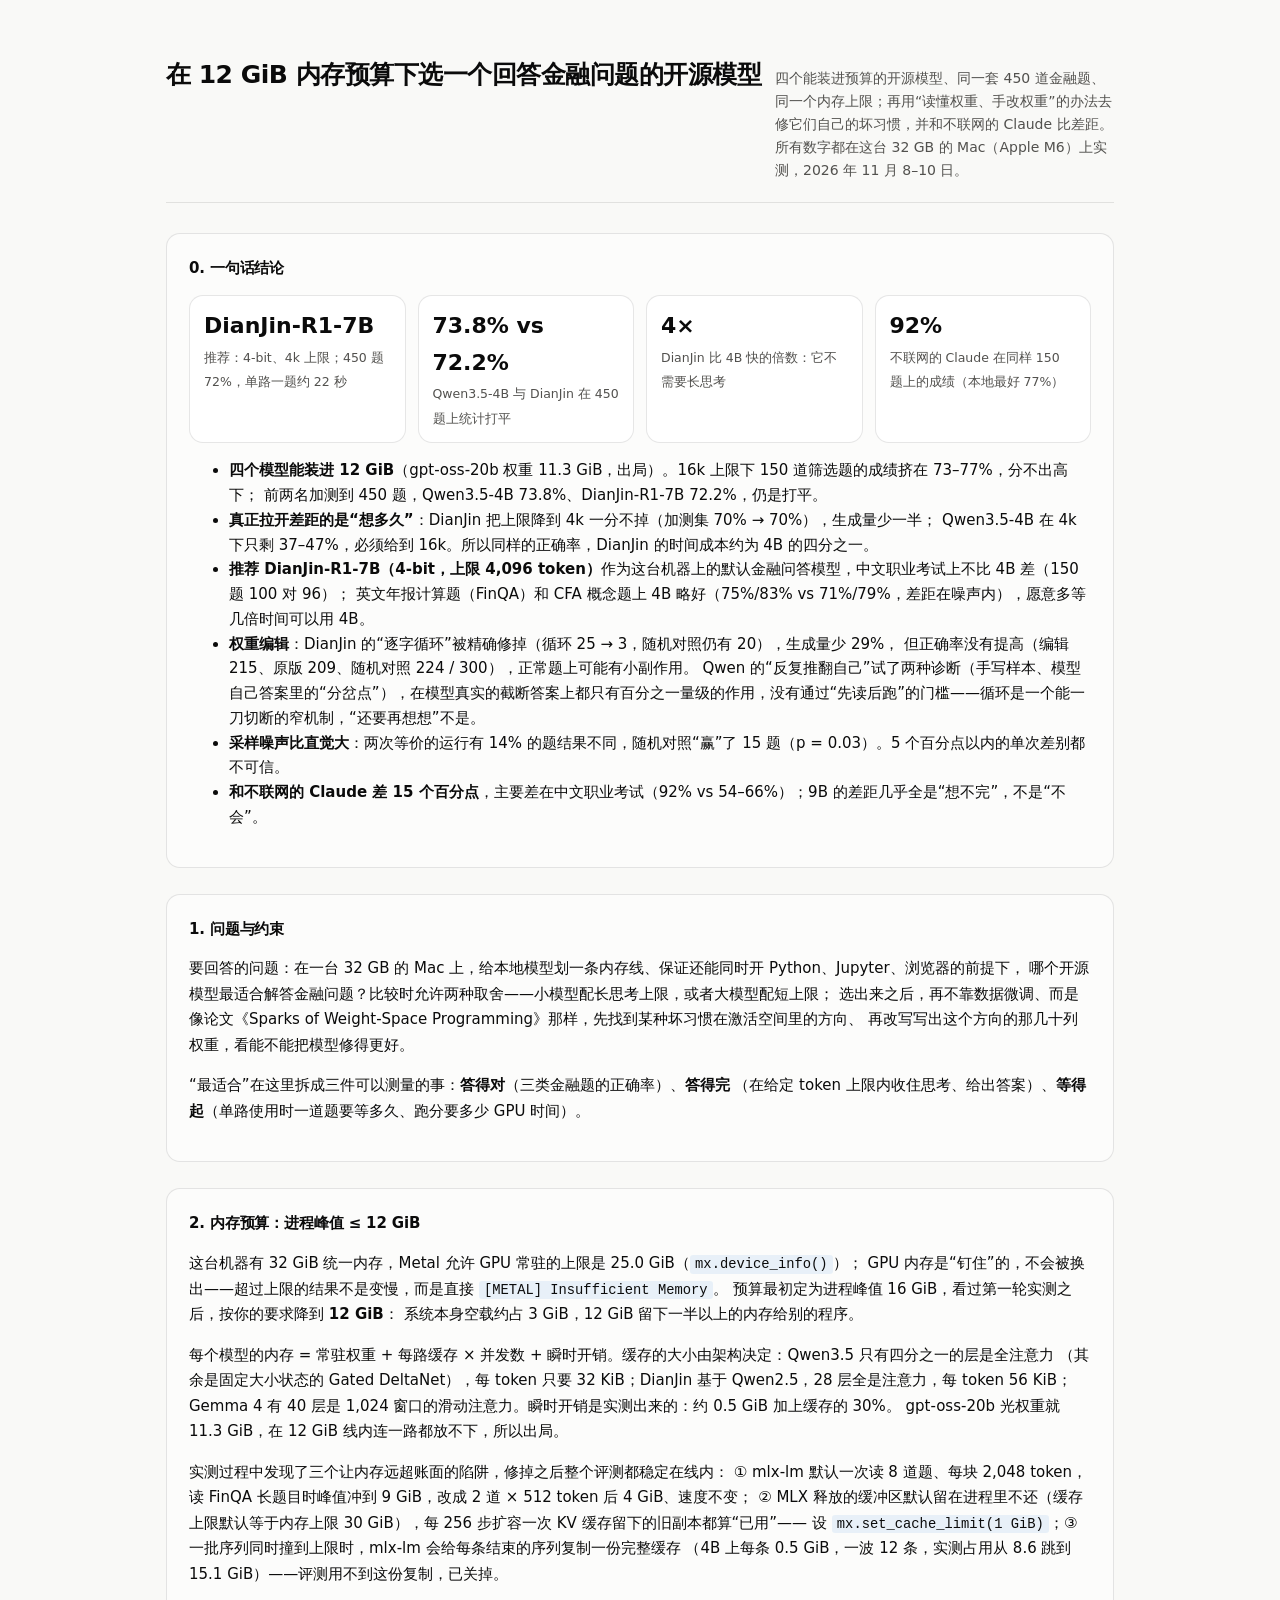
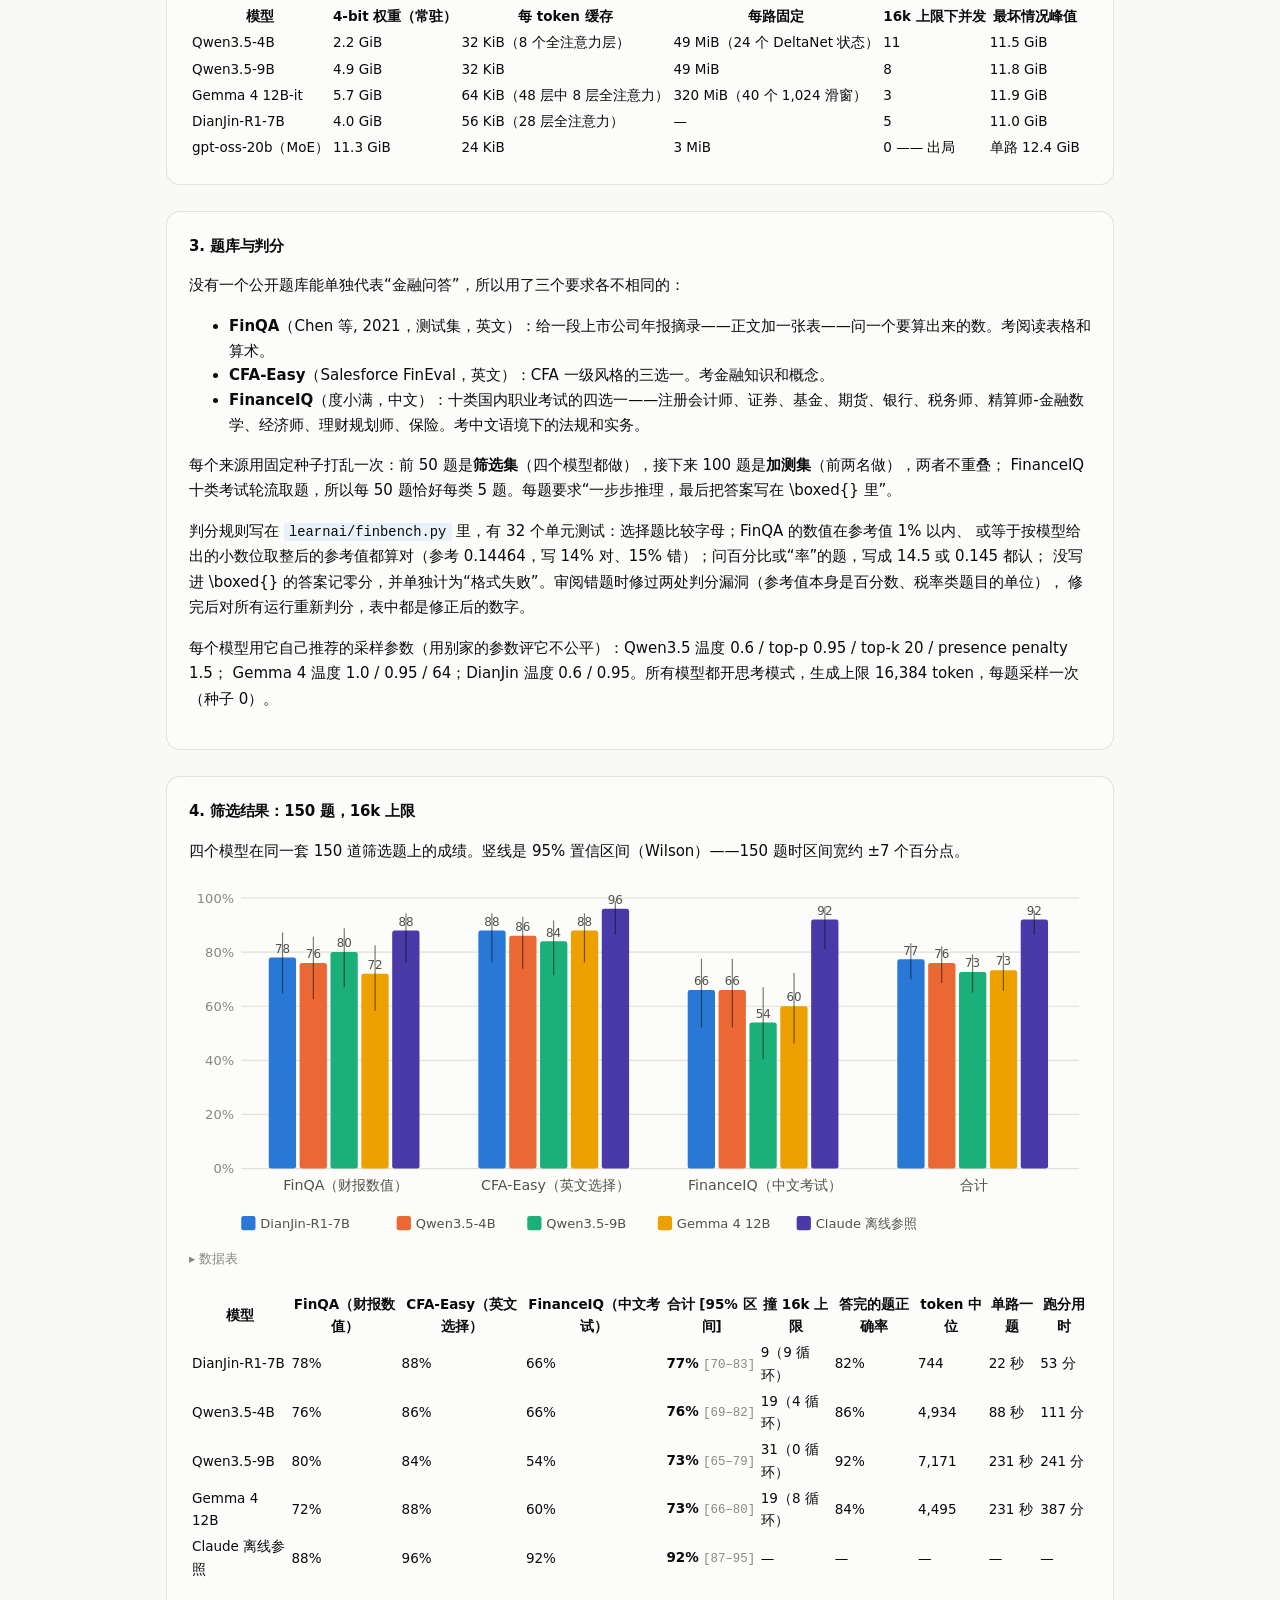
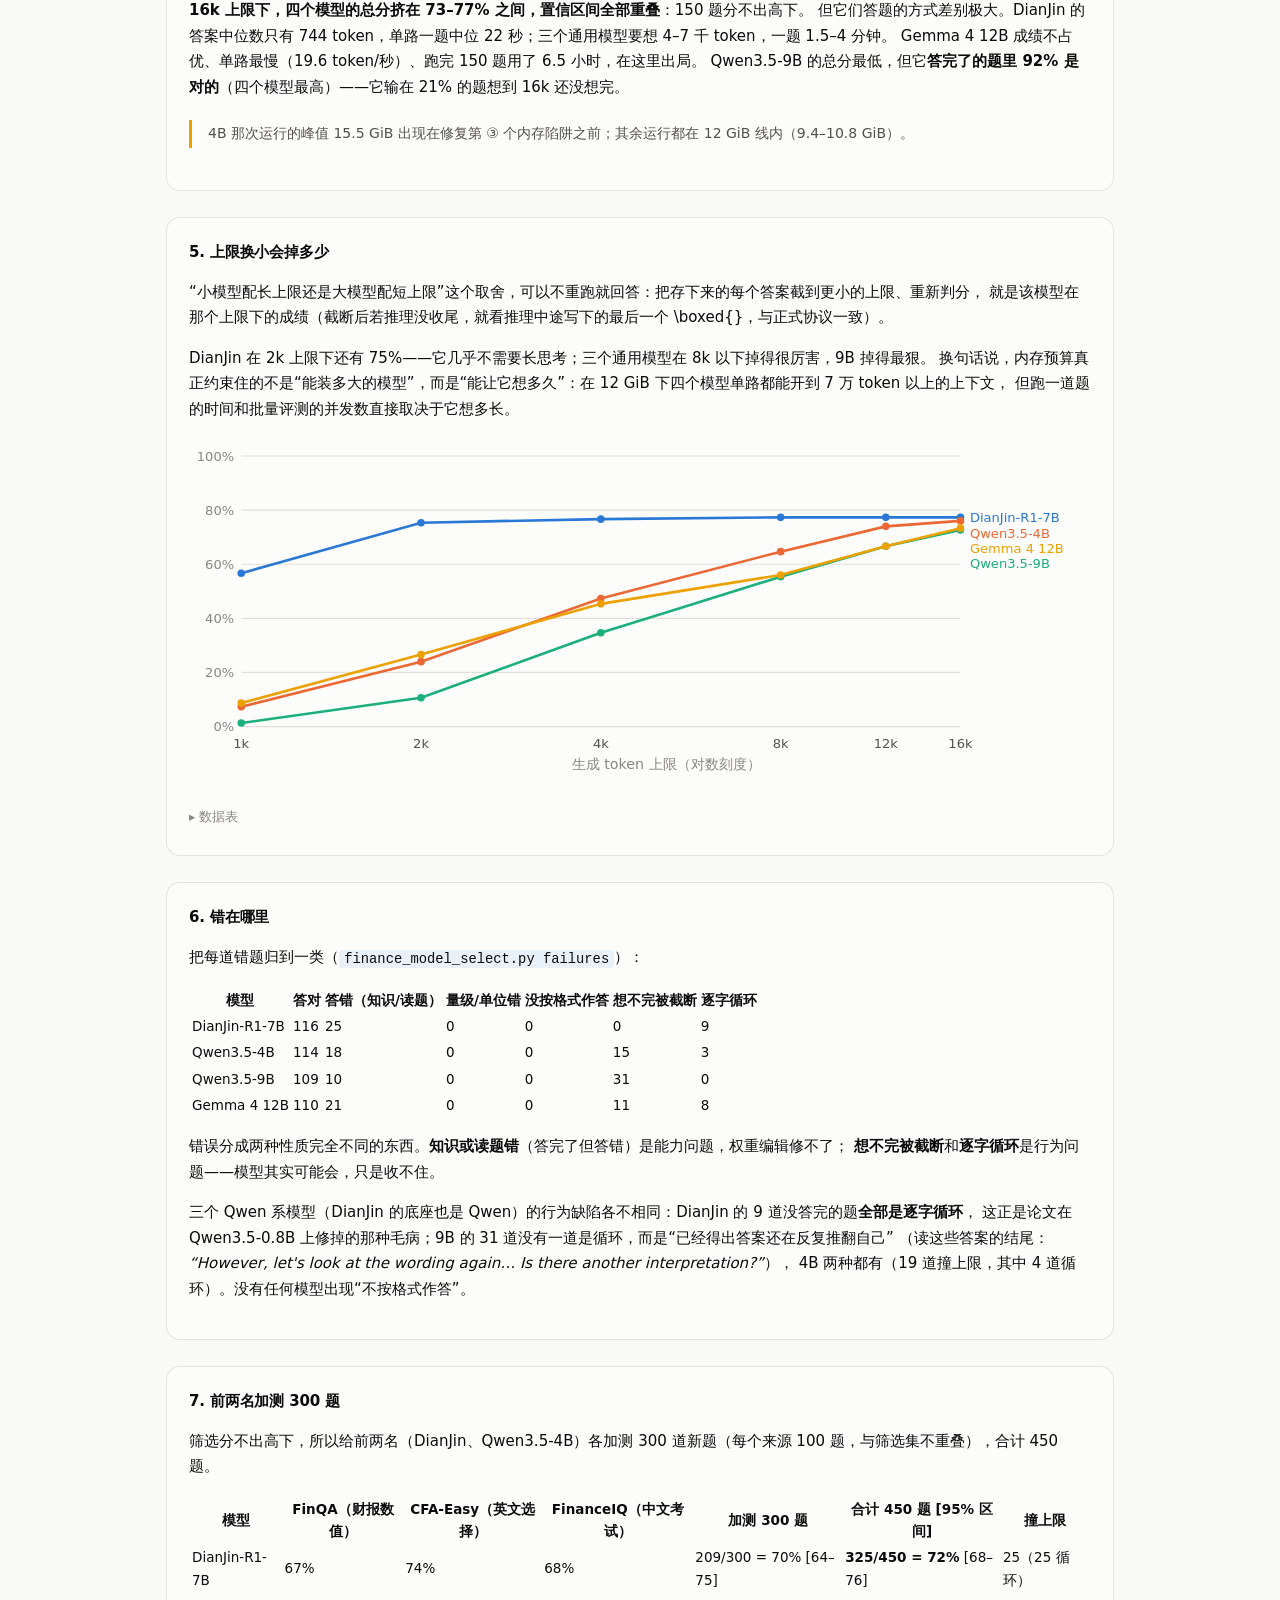
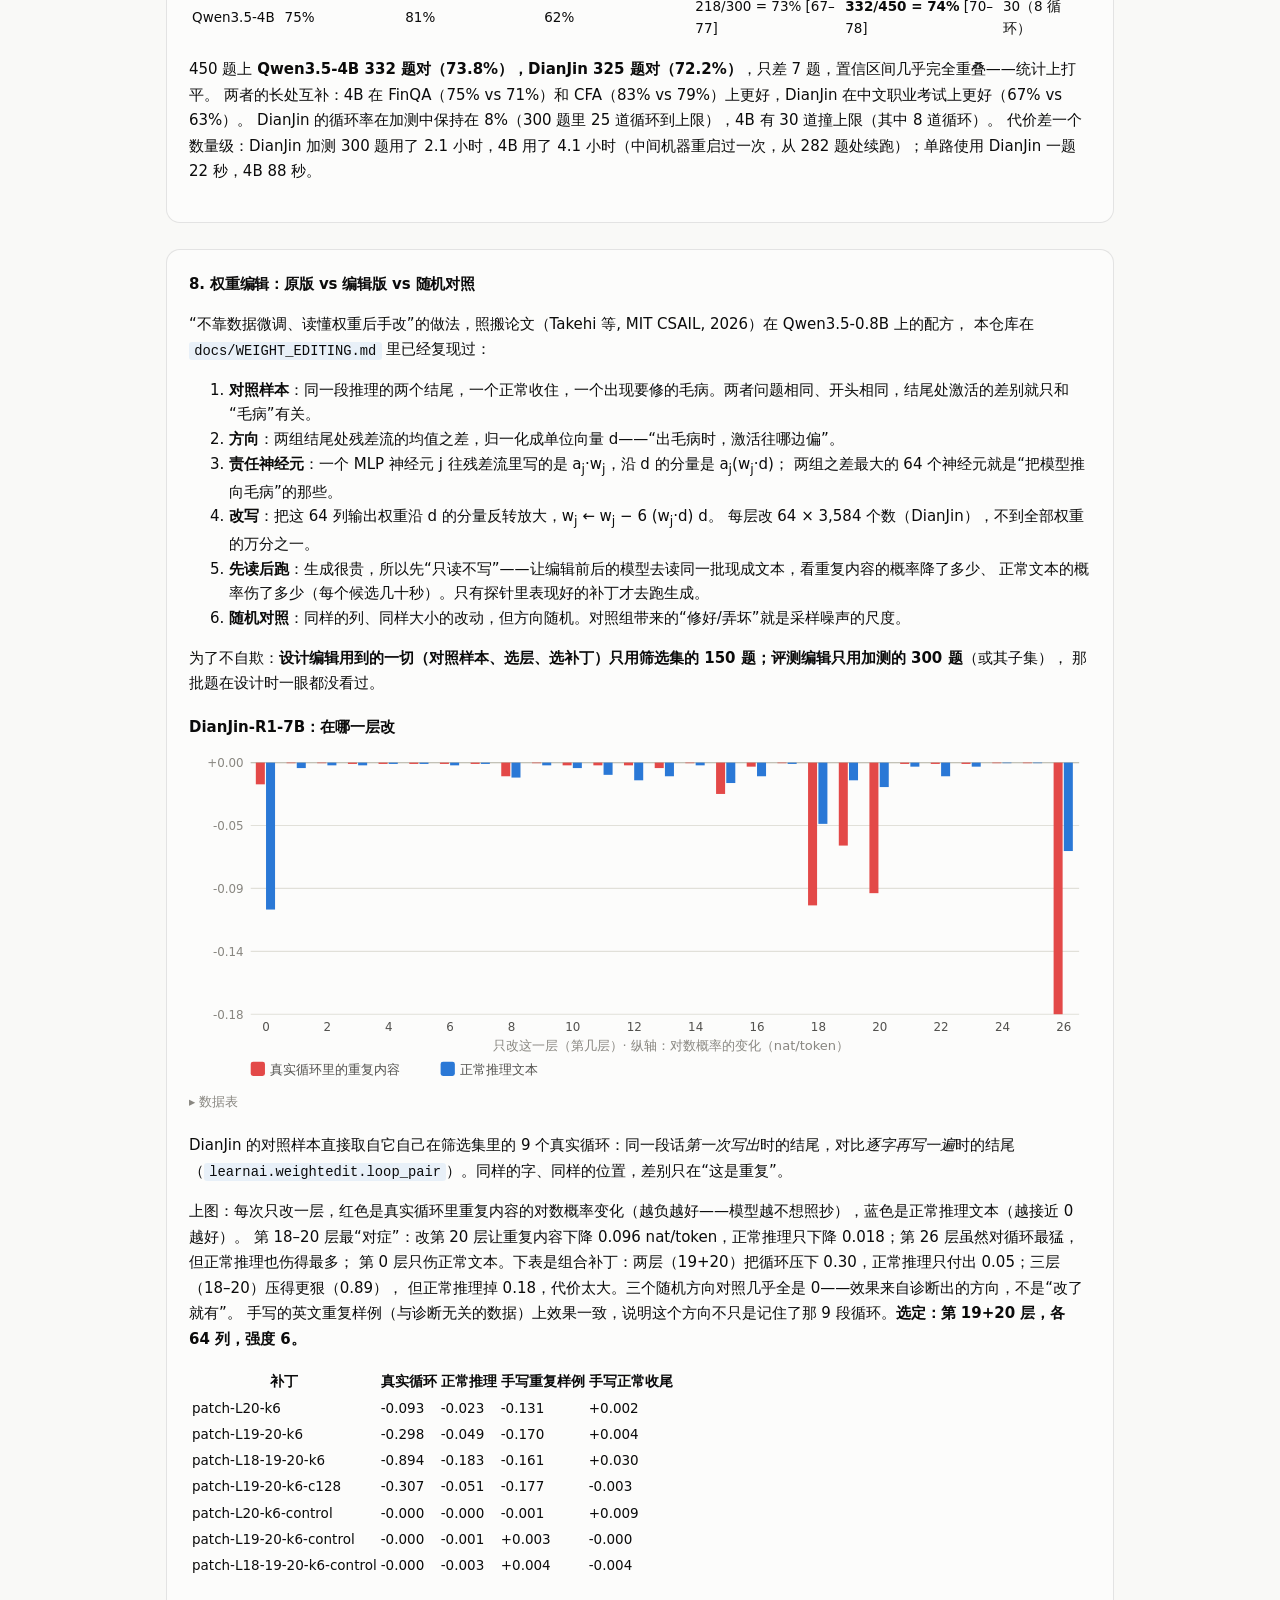
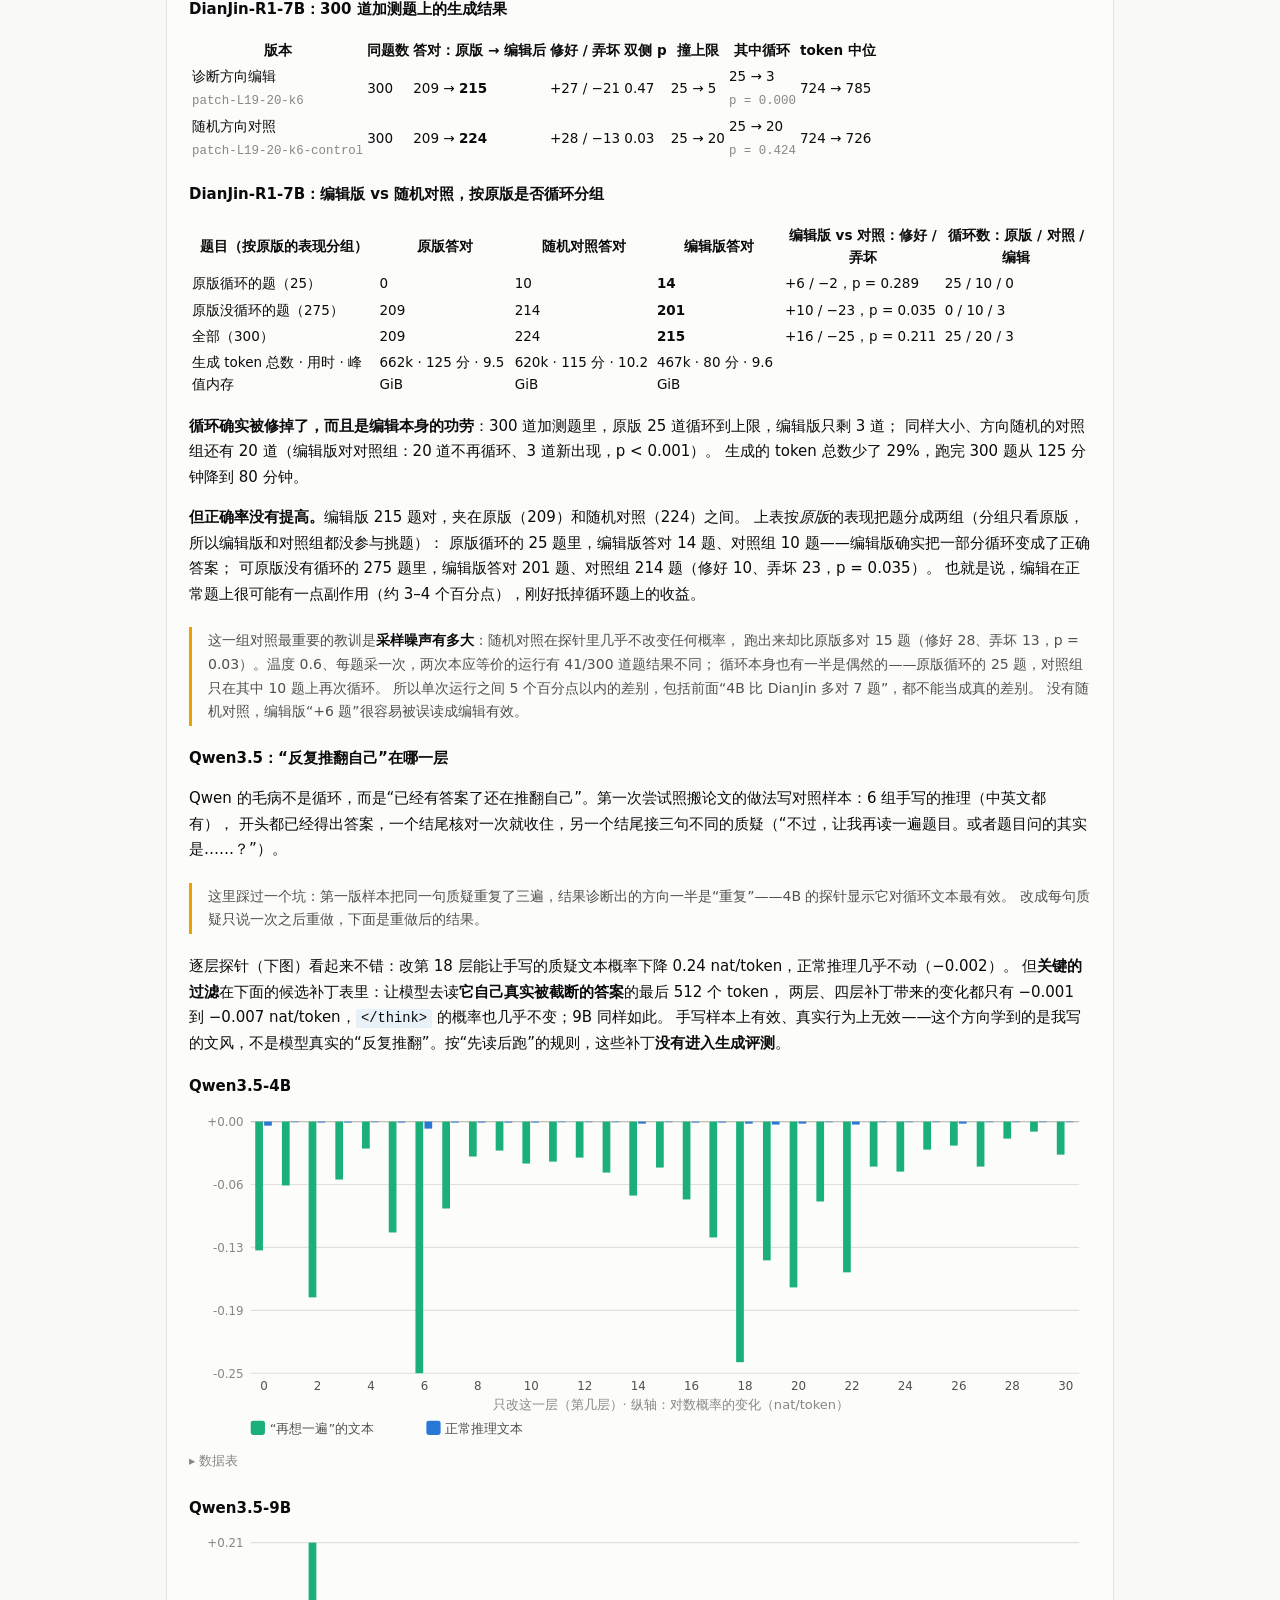
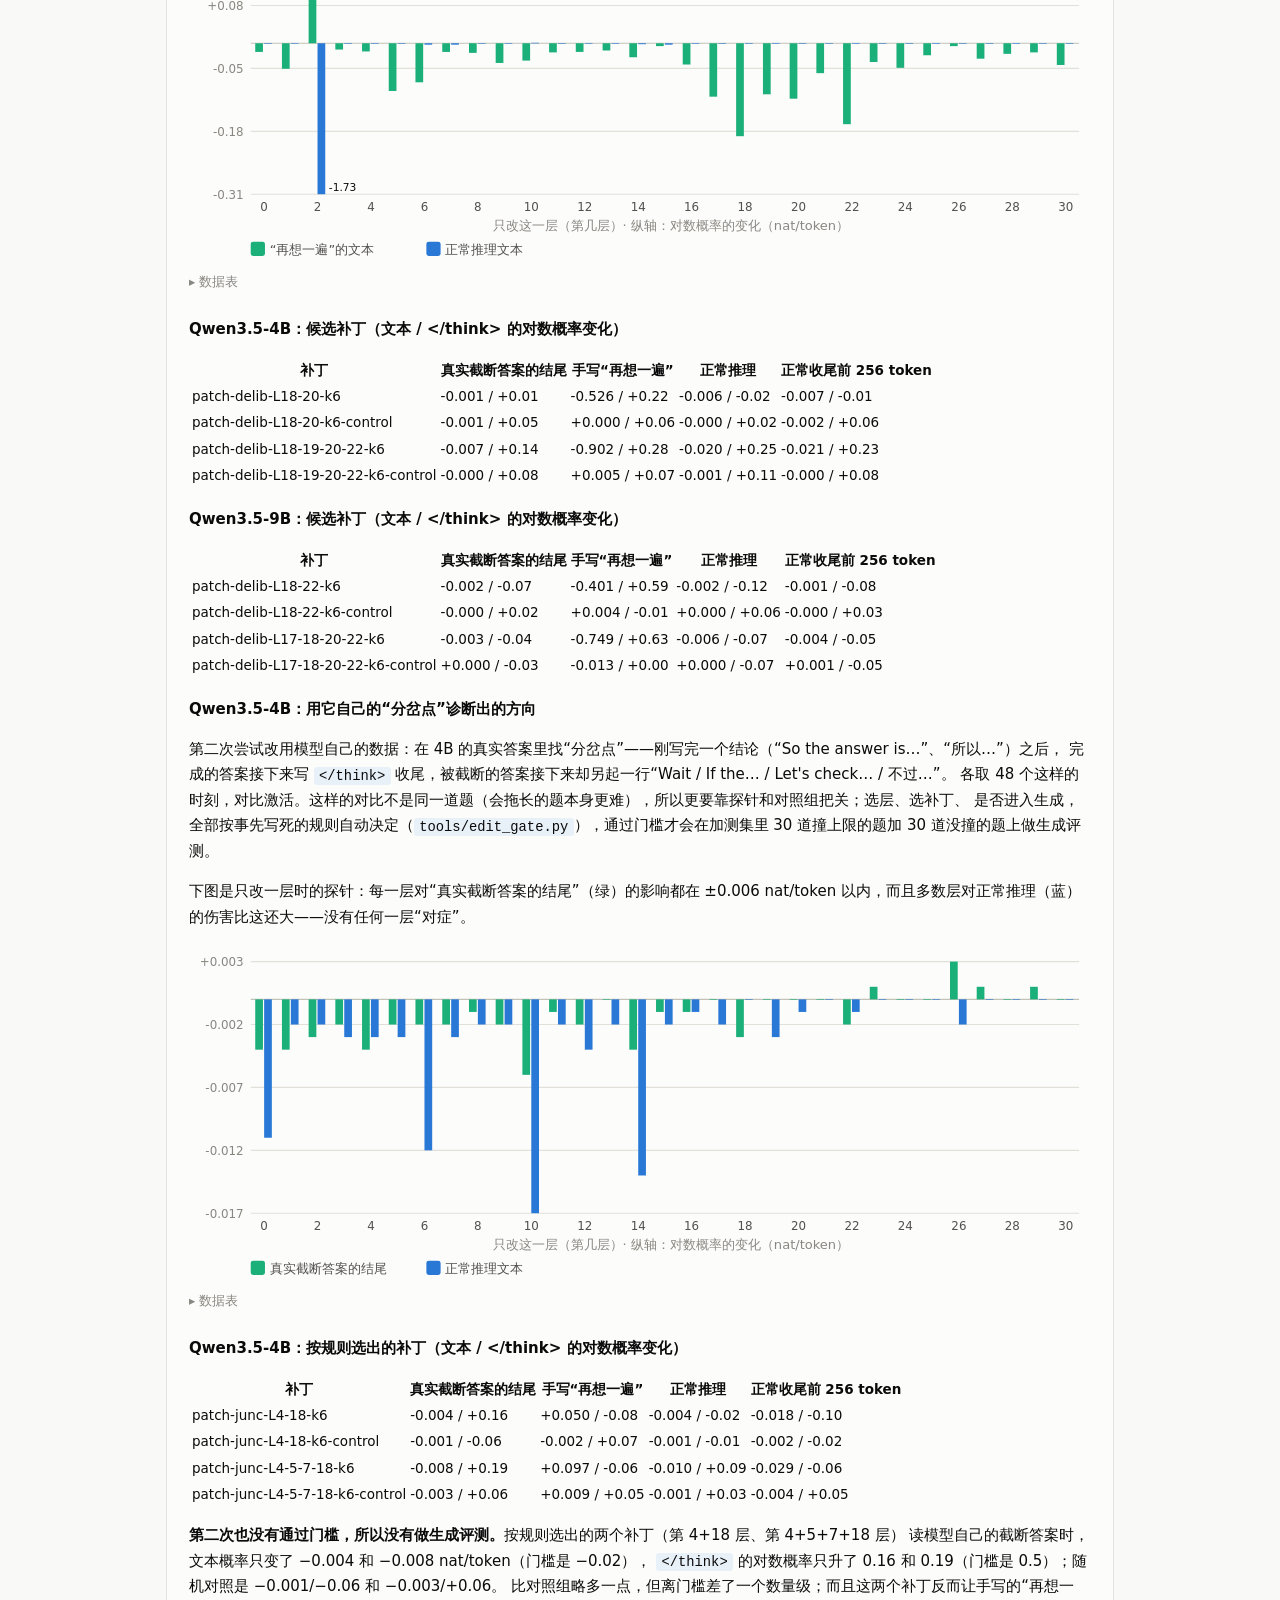
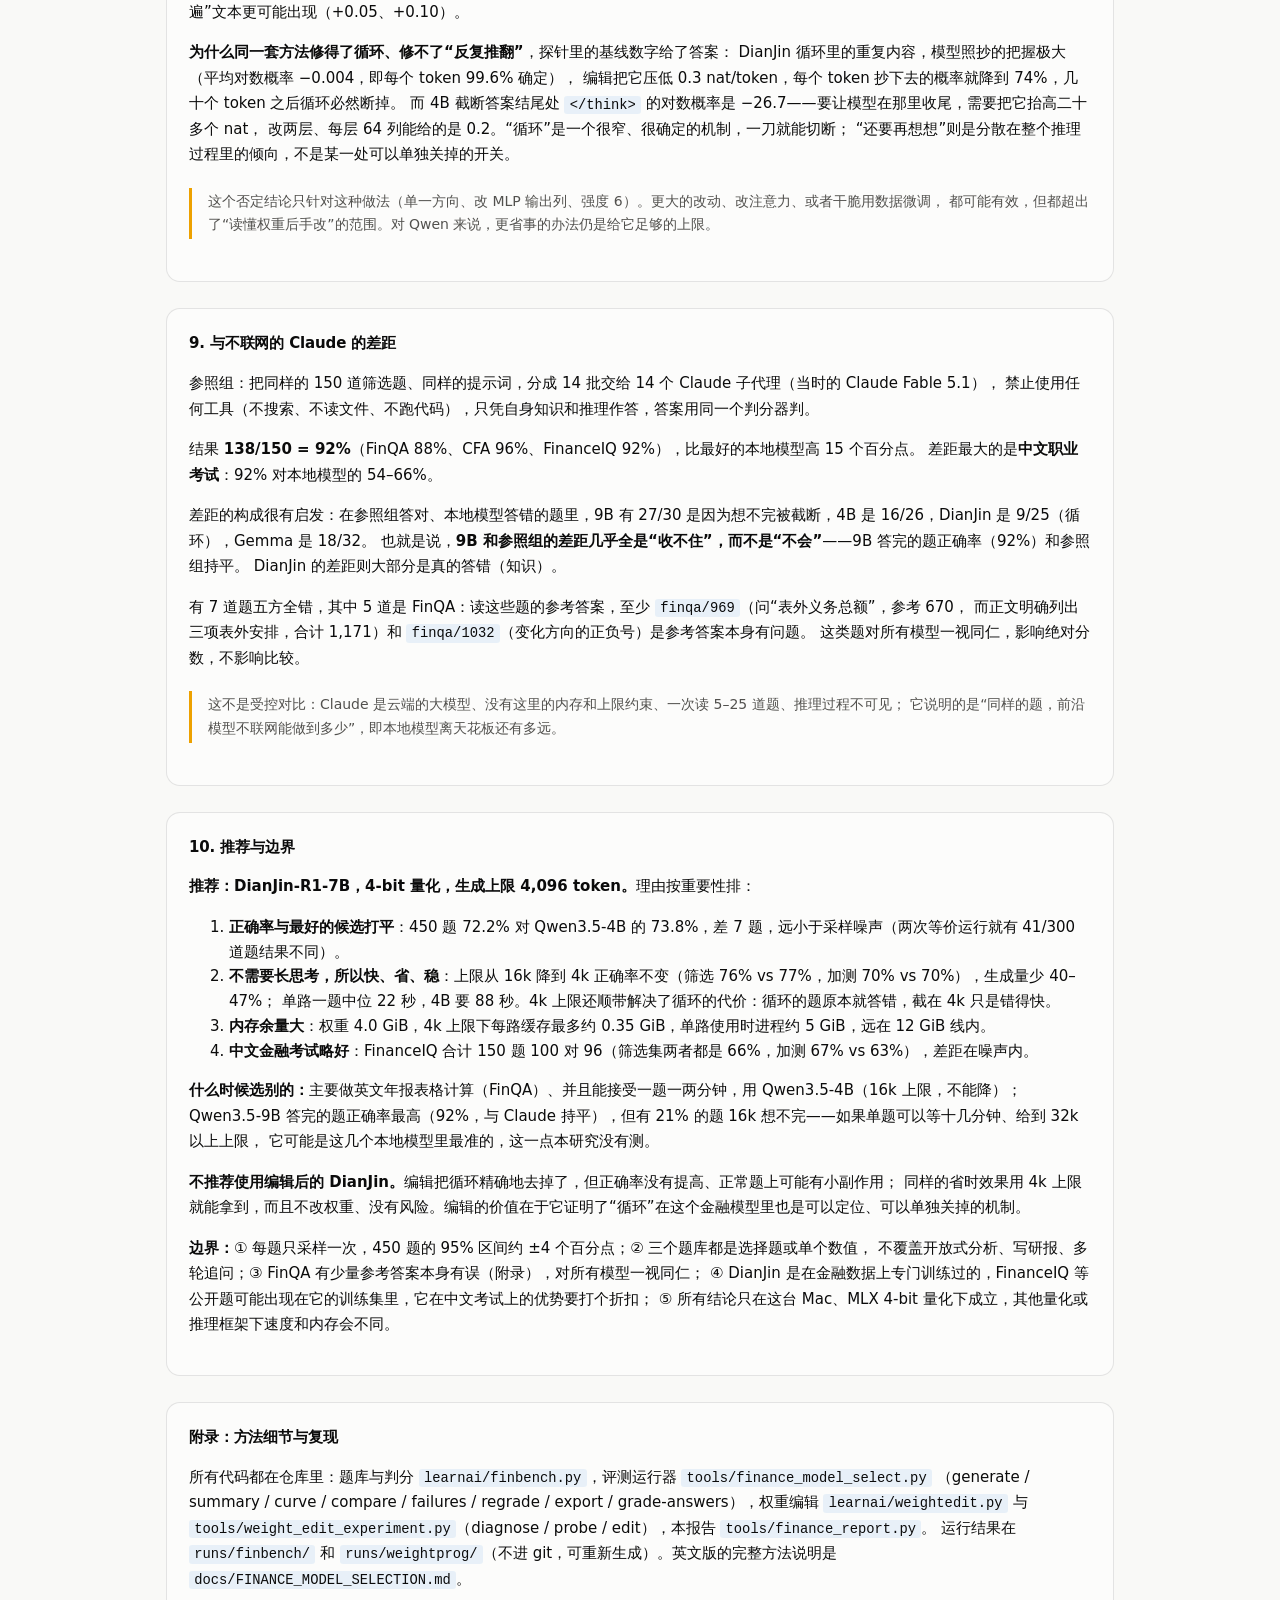
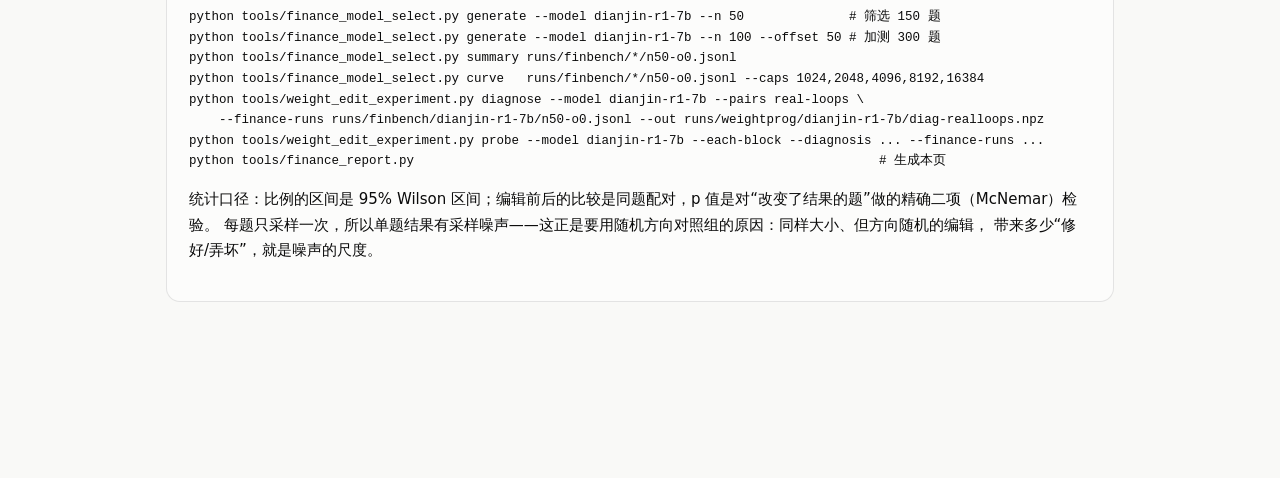
<file: docs/finance_model_selection_report.zh.html>
<!DOCTYPE html>
<html lang="zh-CN">
<head>
<meta charset="utf-8" />
<meta name="viewport" content="width=device-width, initial-scale=1" />
<title>在 12 GiB 内存预算下选一个回答金融问题的开源模型</title>
<style>/* learnai — shared design system for the interactive pages.
 *
 * The palette here is identical to learnai/viz/theme.py, so a matplotlib figure
 * in a notebook and a page in the browser read as one system.
 *
 * Categorical hues are validated for colorblind separation (OKLab ΔE >= 8 on
 * adjacent pairs, protanopia + deuteranopia); assign --series-1..8 in order and
 * never cycle past 8.
 */

:root {
  color-scheme: light;

  --surface:        #fcfcfb;
  --page:           #f9f9f7;
  --raised:         #ffffff;
  --ink:            #0b0b0b;
  --ink-2:          #52514e;
  --ink-muted:      #898781;
  --grid:           #e1e0d9;
  --axis:           #c3c2b7;
  --border:         rgba(11, 11, 11, 0.10);
  --border-strong:  rgba(11, 11, 11, 0.18);

  --series-1: #2a78d6;  --series-2: #eb6834;
  --series-3: #1baf7a;  --series-4: #eda100;
  --series-5: #e87ba4;  --series-6: #008300;
  --series-7: #4a3aa7;  --series-8: #e34948;

  /* sequential ramp — magnitude (attention weights, similarity) */
  --seq-100: #cde2fb;  --seq-200: #9ec5f4;  --seq-300: #6da7ec;
  --seq-400: #3987e5;  --seq-500: #256abf;  --seq-600: #184f95;
  --seq-700: #0d366b;

  --good: #0ca30c;  --warning: #fab219;  --critical: #d03b3b;

  --mono: ui-monospace, "SF Mono", "JetBrains Mono", Menlo, Consolas, monospace;
  --sans: system-ui, -apple-system, "Segoe UI", sans-serif;

  --r-sm: 4px;  --r-md: 8px;  --r-lg: 14px;
  --shadow: 0 1px 2px rgba(11,11,11,.05), 0 8px 24px -12px rgba(11,11,11,.14);
}

@media (prefers-color-scheme: dark) {
  :root:where(:not([data-theme="light"])) {
    color-scheme: dark;
    --surface: #1a1a19;  --page: #0d0d0d;  --raised: #232322;
    --ink: #ffffff;      --ink-2: #c3c2b7; --ink-muted: #898781;
    --grid: #2c2c2a;     --axis: #383835;
    --border: rgba(255,255,255,.10);  --border-strong: rgba(255,255,255,.20);
    --series-1: #3987e5;  --series-2: #d95926;
    --series-3: #199e70;  --series-4: #c98500;
    --series-5: #d55181;  --series-6: #008300;
    --series-7: #9085e9;  --series-8: #e66767;
    --shadow: 0 1px 2px rgba(0,0,0,.4), 0 8px 24px -12px rgba(0,0,0,.7);
  }
}

:root[data-theme="dark"] {
  color-scheme: dark;
  --surface: #1a1a19;  --page: #0d0d0d;  --raised: #232322;
  --ink: #ffffff;      --ink-2: #c3c2b7; --ink-muted: #898781;
  --grid: #2c2c2a;     --axis: #383835;
  --border: rgba(255,255,255,.10);  --border-strong: rgba(255,255,255,.20);
  --series-1: #3987e5;  --series-2: #d95926;
  --series-3: #199e70;  --series-4: #c98500;
  --series-5: #d55181;  --series-6: #008300;
  --series-7: #9085e9;  --series-8: #e66767;
  --shadow: 0 1px 2px rgba(0,0,0,.4), 0 8px 24px -12px rgba(0,0,0,.7);
}

* { box-sizing: border-box; }

body {
  margin: 0;
  padding: 0 20px 96px;
  background: var(--page);
  color: var(--ink);
  font-family: var(--sans);
  font-size: 15px;
  line-height: 1.65;
  -webkit-font-smoothing: antialiased;
}

.wrap { max-width: 1080px; margin: 0 auto; }
.wrap-wide { max-width: 1280px; margin: 0 auto; }

/* ---------- header ---------- */

header.page-head {
  display: flex; align-items: baseline; gap: 14px; flex-wrap: wrap;
  padding: 30px 0 20px;
  border-bottom: 1px solid var(--border);
  margin-bottom: 30px;
}
header.page-head h1 { font-size: 25px; font-weight: 650; margin: 0; letter-spacing: -.02em; }
header.page-head .sub { color: var(--ink-2); font-size: 14px; margin: 0; flex: 1 1 300px; }
.home-link {
  color: var(--ink-muted); text-decoration: none; font-size: 13px;
  font-family: var(--mono); white-space: nowrap;
}
.home-link:hover { color: var(--series-1); }

/* ---------- panels ---------- */

.panel {
  background: var(--surface);
  border: 1px solid var(--border);
  border-radius: var(--r-lg);
  padding: 22px;
  margin-bottom: 22px;
}
.panel > h2 {
  font-size: 15px; font-weight: 650; margin: 0 0 4px;
  letter-spacing: -.01em;
}
.panel > h2 + .hint { margin-top: 0; }
.hint { color: var(--ink-2); font-size: 13.5px; margin: 0 0 18px; }

.grid-2 { display: grid; grid-template-columns: 1fr 1fr; gap: 22px; }
.grid-3 { display: grid; grid-template-columns: repeat(3, 1fr); gap: 18px; }
.grid-2 > *, .grid-3 > * { min-width: 0; }
@media (max-width: 860px) {
  .grid-2, .grid-3 { grid-template-columns: 1fr; }
}

/* ---------- controls ---------- */

.controls {
  display: flex; flex-wrap: wrap; gap: 20px 26px; align-items: flex-end;
  padding: 16px 18px; margin-bottom: 20px;
  background: var(--surface);
  border: 1px solid var(--border); border-radius: var(--r-md);
}
.control { display: flex; flex-direction: column; gap: 6px; min-width: 150px; }
.control label {
  font-size: 11px; font-weight: 600; letter-spacing: .06em; text-transform: uppercase;
  color: var(--ink-muted);
  display: flex; justify-content: space-between; gap: 12px; align-items: baseline;
}
.control label .val {
  font-family: var(--mono); font-size: 12px; letter-spacing: 0;
  text-transform: none; color: var(--series-1); font-weight: 600;
}

input[type="range"] {
  -webkit-appearance: none; appearance: none;
  width: 100%; height: 28px; border-radius: 2px;
  background: linear-gradient(var(--axis), var(--axis)) center / 100% 3px no-repeat;
  outline: none; cursor: pointer; margin: 0;
}
input[type="range"]::-webkit-slider-thumb {
  -webkit-appearance: none; appearance: none;
  width: 15px; height: 15px; border-radius: 50%;
  background: var(--series-1); border: 2px solid var(--surface);
  box-shadow: 0 0 0 1px var(--border-strong); cursor: pointer;
}
input[type="range"]::-moz-range-thumb {
  width: 15px; height: 15px; border-radius: 50%; border: 2px solid var(--surface);
  background: var(--series-1); box-shadow: 0 0 0 1px var(--border-strong); cursor: pointer;
}

input[type="text"], textarea, select {
  font-family: var(--sans); font-size: 14px;
  padding: 8px 11px; border-radius: var(--r-sm);
  border: 1px solid var(--border-strong);
  background: var(--raised); color: var(--ink); width: 100%;
}
textarea { font-family: var(--mono); font-size: 13px; line-height: 1.6; resize: vertical; }
input[type="text"]:focus, textarea:focus, select:focus {
  outline: 2px solid var(--series-1); outline-offset: -1px; border-color: transparent;
}

button {
  font-family: var(--sans); font-size: 13px; font-weight: 550;
  padding: 8px 14px; border-radius: var(--r-sm); cursor: pointer;
  border: 1px solid var(--border-strong);
  background: var(--raised); color: var(--ink);
  transition: background .12s, border-color .12s;
}
button:hover { border-color: var(--series-1); color: var(--series-1); }
button.primary { background: var(--series-1); border-color: var(--series-1); color: #fff; }
button.primary:hover { filter: brightness(1.08); color: #fff; }
button[aria-pressed="true"] {
  background: var(--series-1); border-color: var(--series-1); color: #fff;
}
.btn-row { display: flex; gap: 8px; flex-wrap: wrap; }

/* ---------- typography helpers ---------- */

code, .mono { font-family: var(--mono); font-size: .92em; }
code {
  background: color-mix(in srgb, var(--series-1) 9%, transparent);
  padding: .12em .38em; border-radius: 3px;
}
.eq {
  font-family: var(--mono); font-size: 14px;
  background: var(--raised); border: 1px solid var(--border);
  border-left: 3px solid var(--series-1);
  padding: 12px 16px; border-radius: var(--r-sm);
  margin: 16px 0; overflow-x: auto; white-space: nowrap;
}
.note {
  border-left: 3px solid var(--series-4);
  padding: 2px 0 2px 16px; margin: 20px 0;
  color: var(--ink-2); font-size: 14px;
}
.note strong { color: var(--ink); font-weight: 600; }
.muted { color: var(--ink-muted); }
.small { font-size: 12.5px; }

/* ---------- legend ---------- */

.legend { display: flex; gap: 16px; flex-wrap: wrap; align-items: center; font-size: 12.5px; }
.legend .item { display: flex; gap: 6px; align-items: center; color: var(--ink-2); }
.legend .swatch { width: 11px; height: 11px; border-radius: 2px; flex: none; }

/* ---------- data table (the accessibility fallback for every chart) ---------- */

.table-wrap { overflow-x: auto; margin-top: 14px; }
table.data {
  border-collapse: collapse; font-size: 12.5px;
  font-variant-numeric: tabular-nums; width: 100%;
}
table.data th, table.data td {
  padding: 5px 10px; text-align: right; border-bottom: 1px solid var(--grid);
  white-space: nowrap;
}
table.data th {
  color: var(--ink-muted); font-weight: 600; font-size: 11px;
  letter-spacing: .05em; text-transform: uppercase;
}
table.data td:first-child, table.data th:first-child { text-align: left; }

details.table-toggle > summary {
  cursor: pointer; color: var(--ink-muted); font-size: 12.5px;
  padding: 6px 0; list-style: none;
}
details.table-toggle > summary::-webkit-details-marker { display: none; }
details.table-toggle > summary::before { content: "▸ "; }
details.table-toggle[open] > summary::before { content: "▾ "; }
details.table-toggle > summary:hover { color: var(--series-1); }

/* ---------- tooltip ---------- */

#tip {
  position: fixed; pointer-events: none; z-index: 999;
  background: var(--ink); color: var(--page);
  padding: 7px 10px; border-radius: var(--r-sm);
  font-family: var(--mono); font-size: 11.5px; line-height: 1.5;
  opacity: 0; transition: opacity .1s; max-width: 280px;
  box-shadow: var(--shadow);
}
#tip.on { opacity: 1; }

/* ---------- scrollable overflow container (never scroll the body) ---------- */

.scroll-x { overflow-x: auto; max-width: 100%; min-width: 0; }

/* ---------- theme toggle ---------- */

#theme-toggle {
  position: fixed; right: 16px; bottom: 16px; z-index: 50;
  width: 38px; height: 38px; border-radius: 50%; padding: 0;
  display: grid; place-items: center; font-size: 15px;
  background: var(--surface); box-shadow: var(--shadow);
}

/* ---------- footer ---------- */

footer.page-foot {
  margin-top: 46px; padding-top: 20px;
  border-top: 1px solid var(--border);
  color: var(--ink-muted); font-size: 12.5px;
  overflow-wrap: anywhere;
}
footer.page-foot a { color: var(--ink-muted); }

/* ---------- narrow screens ---------- */

@media (max-width: 520px) {
  body { padding: 0 12px 88px; }

  header.page-head {
    padding: 22px 0 16px;
    margin-bottom: 22px;
    gap: 8px 12px;
  }
  header.page-head h1 { font-size: 22px; }
  header.page-head .sub { flex-basis: 100%; }

  .panel { padding: 18px; }
  .controls { padding: 14px; gap: 14px; }
  .controls > .control {
    flex: 1 1 100% !important;
    min-width: 0 !important;
  }

  button { min-height: 40px; }
  #theme-toggle {
    right: 10px; bottom: 10px;
    width: 42px; height: 42px;
  }
}
</style>
<style>
  .wrap { max-width: 980px; margin: 0 auto; padding: 24px 16px 60px; }
  .panel { margin-top: 26px; }
  .panel h3 { font-size: 15px; margin: 18px 0 6px; }
  .panel p { line-height: 1.7; }
  table { font-size: 13.5px; }
  caption { text-align: left; color: var(--ink-muted); font-size: 12px; padding-bottom: 6px; }
  .kpi { display: grid; grid-template-columns: repeat(auto-fit, minmax(170px, 1fr)); gap: 12px; margin: 14px 0; }
  .kpi div { background: var(--raised); border: 1px solid var(--border); border-radius: var(--r-lg, 10px); padding: 12px 14px; }
  .kpi b { display: block; font-size: 22px; font-weight: 650; }
  .kpi span { font-size: 12.5px; color: var(--ink-2); }
</style>
</head>
<body>
<div class="wrap">
  <header class="page-head">
    <h1>在 12 GiB 内存预算下选一个回答金融问题的开源模型</h1>
    <p class="sub">四个能装进预算的开源模型、同一套 450 道金融题、同一个内存上限；再用“读懂权重、手改权重”的办法去修它们自己的坏习惯，并和不联网的 Claude 比差距。所有数字都在这台 32 GB 的 Mac（Apple M6）上实测，2026 年 11 月 8–10 日。</p>
  </header>
  <section class="panel"><h2>0. 一句话结论</h2>
<div class="kpi">
<div><b>DianJin-R1-7B</b><span>推荐：4-bit、4k 上限；450 题 72%，单路一题约 22 秒</span></div>
<div><b>73.8% vs 72.2%</b><span>Qwen3.5-4B 与 DianJin 在 450 题上统计打平</span></div>
<div><b>4×</b><span>DianJin 比 4B 快的倍数：它不需要长思考</span></div>
<div><b>92%</b><span>不联网的 Claude 在同样 150 题上的成绩（本地最好 77%）</span></div>
</div>
<ul>
<li><strong>四个模型能装进 12 GiB</strong>（gpt-oss-20b 权重 11.3 GiB，出局）。16k 上限下 150 道筛选题的成绩挤在 73–77%，分不出高下；
前两名加测到 450 题，Qwen3.5-4B 73.8%、DianJin-R1-7B 72.2%，仍是打平。</li>
<li><strong>真正拉开差距的是“想多久”</strong>：DianJin 把上限降到 4k 一分不掉（加测集 70% → 70%），生成量少一半；
Qwen3.5-4B 在 4k 下只剩 37–47%，必须给到 16k。所以同样的正确率，DianJin 的时间成本约为 4B 的四分之一。</li>
<li><strong>推荐 DianJin-R1-7B（4-bit，上限 4,096 token）</strong>作为这台机器上的默认金融问答模型，中文职业考试上不比 4B 差（150 题 100 对 96）；
英文年报计算题（FinQA）和 CFA 概念题上 4B 略好（75%/83% vs 71%/79%，差距在噪声内），愿意多等几倍时间可以用 4B。</li>
<li><strong>权重编辑</strong>：DianJin 的“逐字循环”被精确修掉（循环 25 → 3，随机对照仍有 20），生成量少 29%，
但正确率没有提高（编辑 215、原版 209、随机对照 224 / 300），正常题上可能有小副作用。
Qwen 的“反复推翻自己”试了两种诊断（手写样本、模型自己答案里的“分岔点”），在模型真实的截断答案上都只有百分之一量级的作用，没有通过“先读后跑”的门槛——循环是一个能一刀切断的窄机制，“还要再想想”不是。</li>
<li><strong>采样噪声比直觉大</strong>：两次等价的运行有 14% 的题结果不同，随机对照“赢”了 15 题（p = 0.03）。5 个百分点以内的单次差别都不可信。</li>
<li><strong>和不联网的 Claude 差 15 个百分点</strong>，主要差在中文职业考试（92% vs 54–66%）；9B 的差距几乎全是“想不完”，不是“不会”。</li>
</ul>
</section>
  <section class="panel"><h2>1. 问题与约束</h2>
<p>要回答的问题：在一台 32 GB 的 Mac 上，给本地模型划一条内存线、保证还能同时开 Python、Jupyter、浏览器的前提下，
哪个开源模型最适合解答金融问题？比较时允许两种取舍——小模型配长思考上限，或者大模型配短上限；
选出来之后，再不靠数据微调、而是像论文《Sparks of Weight-Space Programming》那样，先找到某种坏习惯在激活空间里的方向、
再改写写出这个方向的那几十列权重，看能不能把模型修得更好。</p>
<p>“最适合”在这里拆成三件可以测量的事：<strong>答得对</strong>（三类金融题的正确率）、<strong>答得完</strong>
（在给定 token 上限内收住思考、给出答案）、<strong>等得起</strong>（单路使用时一道题要等多久、跑分要多少 GPU 时间）。</p>
</section>
  <section class="panel"><h2>2. 内存预算：进程峰值 ≤ 12 GiB</h2>
<p>这台机器有 32 GiB 统一内存，Metal 允许 GPU 常驻的上限是 25.0 GiB（<code>mx.device_info()</code>）；
GPU 内存是“钉住”的，不会被换出——超过上限的结果不是变慢，而是直接 <code>[METAL] Insufficient Memory</code>。
预算最初定为进程峰值 16 GiB，看过第一轮实测之后，按你的要求降到 <strong>12 GiB</strong>：
系统本身空载约占 3 GiB，12 GiB 留下一半以上的内存给别的程序。</p>
<p>每个模型的内存 = 常驻权重 + 每路缓存 × 并发数 + 瞬时开销。缓存的大小由架构决定：Qwen3.5 只有四分之一的层是全注意力
（其余是固定大小状态的 Gated DeltaNet），每 token 只要 32 KiB；DianJin 基于 Qwen2.5，28 层全是注意力，每 token 56 KiB；
Gemma 4 有 40 层是 1,024 窗口的滑动注意力。瞬时开销是实测出来的：约 0.5 GiB 加上缓存的 30%。
gpt-oss-20b 光权重就 11.3 GiB，在 12 GiB 线内连一路都放不下，所以出局。</p>
<p>实测过程中发现了三个让内存远超账面的陷阱，修掉之后整个评测都稳定在线内：
① mlx-lm 默认一次读 8 道题、每块 2,048 token，读 FinQA 长题目时峰值冲到 9 GiB，改成 2 道 × 512 token 后 4 GiB、速度不变；
② MLX 释放的缓冲区默认留在进程里不还（缓存上限默认等于内存上限 30 GiB），每 256 步扩容一次 KV 缓存留下的旧副本都算“已用”——
设 <code>mx.set_cache_limit(1 GiB)</code>；③ 一批序列同时撞到上限时，mlx-lm 会给每条结束的序列复制一份完整缓存
（4B 上每条 0.5 GiB，一波 12 条，实测占用从 8.6 跳到 15.1 GiB）——评测用不到这份复制，已关掉。</p>
<div class="table-wrap"><table><thead><tr><th>模型</th><th>4-bit 权重（常驻）</th><th>每 token 缓存</th><th>每路固定</th><th>16k 上限下并发</th><th>最坏情况峰值</th></tr></thead><tbody><tr><td>Qwen3.5-4B</td><td>2.2 GiB</td><td>32 KiB（8 个全注意力层）</td><td>49 MiB（24 个 DeltaNet 状态）</td><td>11</td><td>11.5 GiB</td></tr><tr><td>Qwen3.5-9B</td><td>4.9 GiB</td><td>32 KiB</td><td>49 MiB</td><td>8</td><td>11.8 GiB</td></tr><tr><td>Gemma 4 12B-it</td><td>5.7 GiB</td><td>64 KiB（48 层中 8 层全注意力）</td><td>320 MiB（40 个 1,024 滑窗）</td><td>3</td><td>11.9 GiB</td></tr><tr><td>DianJin-R1-7B</td><td>4.0 GiB</td><td>56 KiB（28 层全注意力）</td><td>—</td><td>5</td><td>11.0 GiB</td></tr><tr><td>gpt-oss-20b（MoE）</td><td>11.3 GiB</td><td>24 KiB</td><td>3 MiB</td><td>0 —— 出局</td><td>单路 12.4 GiB</td></tr></tbody></table></div></section>
  <section class="panel"><h2>3. 题库与判分</h2>
<p>没有一个公开题库能单独代表“金融问答”，所以用了三个要求各不相同的：</p>
<ul>
<li><strong>FinQA</strong>（Chen 等, 2021，测试集，英文）：给一段上市公司年报摘录——正文加一张表——问一个要算出来的数。考阅读表格和算术。</li>
<li><strong>CFA-Easy</strong>（Salesforce FinEval，英文）：CFA 一级风格的三选一。考金融知识和概念。</li>
<li><strong>FinanceIQ</strong>（度小满，中文）：十类国内职业考试的四选一——注册会计师、证券、基金、期货、银行、税务师、精算师-金融数学、经济师、理财规划师、保险。考中文语境下的法规和实务。</li>
</ul>
<p>每个来源用固定种子打乱一次：前 50 题是<strong>筛选集</strong>（四个模型都做），接下来 100 题是<strong>加测集</strong>（前两名做），两者不重叠；
FinanceIQ 十类考试轮流取题，所以每 50 题恰好每类 5 题。每题要求“一步步推理，最后把答案写在 \boxed{} 里”。</p>
<p>判分规则写在 <code>learnai/finbench.py</code> 里，有 32 个单元测试：选择题比较字母；FinQA 的数值在参考值 1% 以内、
或等于按模型给出的小数位取整后的参考值都算对（参考 0.14464，写 14% 对、15% 错）；问百分比或“率”的题，写成 14.5 或 0.145 都认；
没写进 \boxed{} 的答案记零分，并单独计为“格式失败”。审阅错题时修过两处判分漏洞（参考值本身是百分数、税率类题目的单位），
修完后对所有运行重新判分，表中都是修正后的数字。</p>
<p>每个模型用它自己推荐的采样参数（用别家的参数评它不公平）：Qwen3.5 温度 0.6 / top-p 0.95 / top-k 20 / presence penalty 1.5；
Gemma 4 温度 1.0 / 0.95 / 64；DianJin 温度 0.6 / 0.95。所有模型都开思考模式，生成上限 16,384 token，每题采样一次（种子 0）。</p>
</section>
  <section class="panel"><h2>4. 筛选结果：150 题，16k 上限</h2>
<p>四个模型在同一套 150 道筛选题上的成绩。竖线是 95% 置信区间（Wilson）——150 题时区间宽约 ±7 个百分点。</p>
<svg viewBox="0 0 760 300" role="img" xmlns="http://www.w3.org/2000/svg" style="width:100%;height:auto"><line x1="44" x2="750" y1="244.0" y2="244.0" stroke="var(--grid)" /><text x="38" y="248.0" text-anchor="end" font-size="11" fill="var(--ink-muted)">0%</text><line x1="44" x2="750" y1="198.4" y2="198.4" stroke="var(--grid)" /><text x="38" y="202.4" text-anchor="end" font-size="11" fill="var(--ink-muted)">20%</text><line x1="44" x2="750" y1="152.8" y2="152.8" stroke="var(--grid)" /><text x="38" y="156.8" text-anchor="end" font-size="11" fill="var(--ink-muted)">40%</text><line x1="44" x2="750" y1="107.2" y2="107.2" stroke="var(--grid)" /><text x="38" y="111.2" text-anchor="end" font-size="11" fill="var(--ink-muted)">60%</text><line x1="44" x2="750" y1="61.6" y2="61.6" stroke="var(--grid)" /><text x="38" y="65.6" text-anchor="end" font-size="11" fill="var(--ink-muted)">80%</text><line x1="44" x2="750" y1="16.0" y2="16.0" stroke="var(--grid)" /><text x="38" y="20.0" text-anchor="end" font-size="11" fill="var(--ink-muted)">100%</text><rect x="67.2" y="66.2" width="23.0" height="177.8" fill="var(--series-1)" rx="2"><title>DianJin-R1-7B · FinQA（财报数值）: 78% [65–87]</title></rect><line x1="78.8" x2="78.8" y1="96.4" y2="45.1" stroke="var(--ink)" stroke-opacity=".55" /><text x="78.8" y="62.2" text-anchor="middle" font-size="10" fill="var(--ink-2)">78</text><rect x="93.2" y="70.7" width="23.0" height="173.3" fill="var(--series-2)" rx="2"><title>Qwen3.5-4B · FinQA（财报数值）: 76% [63–86]</title></rect><line x1="104.8" x2="104.8" y1="101.3" y2="48.6" stroke="var(--ink)" stroke-opacity=".55" /><text x="104.8" y="66.7" text-anchor="middle" font-size="10" fill="var(--ink-2)">76</text><rect x="119.2" y="61.6" width="23.0" height="182.4" fill="var(--series-3)" rx="2"><title>Qwen3.5-9B · FinQA（财报数值）: 80% [67–89]</title></rect><line x1="130.8" x2="130.8" y1="91.3" y2="41.6" stroke="var(--ink)" stroke-opacity=".55" /><text x="130.8" y="57.6" text-anchor="middle" font-size="10" fill="var(--ink-2)">80</text><rect x="145.2" y="79.8" width="23.0" height="164.2" fill="var(--series-4)" rx="2"><title>Gemma 4 12B · FinQA（财报数值）: 72% [58–83]</title></rect><line x1="156.8" x2="156.8" y1="111.0" y2="55.8" stroke="var(--ink)" stroke-opacity=".55" /><text x="156.8" y="75.8" text-anchor="middle" font-size="10" fill="var(--ink-2)">72</text><rect x="171.2" y="43.4" width="23.0" height="200.6" fill="var(--series-7)" rx="2"><title>Claude 离线参照 · FinQA（财报数值）: 88% [76–94]</title></rect><line x1="182.8" x2="182.8" y1="70.3" y2="28.8" stroke="var(--ink)" stroke-opacity=".55" /><text x="182.8" y="39.4" text-anchor="middle" font-size="10" fill="var(--ink-2)">88</text><text x="132.2" y="262" text-anchor="middle" font-size="12" fill="var(--ink-2)">FinQA（财报数值）</text><rect x="243.8" y="43.4" width="23.0" height="200.6" fill="var(--series-1)" rx="2"><title>DianJin-R1-7B · CFA-Easy（英文选择）: 88% [76–94]</title></rect><line x1="255.2" x2="255.2" y1="70.3" y2="28.8" stroke="var(--ink)" stroke-opacity=".55" /><text x="255.2" y="39.4" text-anchor="middle" font-size="10" fill="var(--ink-2)">88</text><rect x="269.8" y="47.9" width="23.0" height="196.1" fill="var(--series-2)" rx="2"><title>Qwen3.5-4B · CFA-Easy（英文选择）: 86% [74–93]</title></rect><line x1="281.2" x2="281.2" y1="75.7" y2="31.8" stroke="var(--ink)" stroke-opacity=".55" /><text x="281.2" y="43.9" text-anchor="middle" font-size="10" fill="var(--ink-2)">86</text><rect x="295.8" y="52.5" width="23.0" height="191.5" fill="var(--series-3)" rx="2"><title>Qwen3.5-9B · CFA-Easy（英文选择）: 84% [71–92]</title></rect><line x1="307.2" x2="307.2" y1="81.0" y2="35.0" stroke="var(--ink)" stroke-opacity=".55" /><text x="307.2" y="48.5" text-anchor="middle" font-size="10" fill="var(--ink-2)">84</text><rect x="321.8" y="43.4" width="23.0" height="200.6" fill="var(--series-4)" rx="2"><title>Gemma 4 12B · CFA-Easy（英文选择）: 88% [76–94]</title></rect><line x1="333.2" x2="333.2" y1="70.3" y2="28.8" stroke="var(--ink)" stroke-opacity=".55" /><text x="333.2" y="39.4" text-anchor="middle" font-size="10" fill="var(--ink-2)">88</text><rect x="347.8" y="25.1" width="23.0" height="218.9" fill="var(--series-7)" rx="2"><title>Claude 离线参照 · CFA-Easy（英文选择）: 96% [87–99]</title></rect><line x1="359.2" x2="359.2" y1="46.7" y2="18.5" stroke="var(--ink)" stroke-opacity=".55" /><text x="359.2" y="21.1" text-anchor="middle" font-size="10" fill="var(--ink-2)">96</text><text x="308.8" y="262" text-anchor="middle" font-size="12" fill="var(--ink-2)">CFA-Easy（英文选择）</text><rect x="420.2" y="93.5" width="23.0" height="150.5" fill="var(--series-1)" rx="2"><title>DianJin-R1-7B · FinanceIQ（中文考试）: 66% [52–78]</title></rect><line x1="431.8" x2="431.8" y1="125.1" y2="67.2" stroke="var(--ink)" stroke-opacity=".55" /><text x="431.8" y="89.5" text-anchor="middle" font-size="10" fill="var(--ink-2)">66</text><rect x="446.2" y="93.5" width="23.0" height="150.5" fill="var(--series-2)" rx="2"><title>Qwen3.5-4B · FinanceIQ（中文考试）: 66% [52–78]</title></rect><line x1="457.8" x2="457.8" y1="125.1" y2="67.2" stroke="var(--ink)" stroke-opacity=".55" /><text x="457.8" y="89.5" text-anchor="middle" font-size="10" fill="var(--ink-2)">66</text><rect x="472.2" y="120.9" width="23.0" height="123.1" fill="var(--series-3)" rx="2"><title>Qwen3.5-9B · FinanceIQ（中文考试）: 54% [40–67]</title></rect><line x1="483.8" x2="483.8" y1="151.9" y2="91.2" stroke="var(--ink)" stroke-opacity=".55" /><text x="483.8" y="116.9" text-anchor="middle" font-size="10" fill="var(--ink-2)">54</text><rect x="498.2" y="107.2" width="23.0" height="136.8" fill="var(--series-4)" rx="2"><title>Gemma 4 12B · FinanceIQ（中文考试）: 60% [46–72]</title></rect><line x1="509.8" x2="509.8" y1="138.7" y2="78.9" stroke="var(--ink)" stroke-opacity=".55" /><text x="509.8" y="103.2" text-anchor="middle" font-size="10" fill="var(--ink-2)">60</text><rect x="524.2" y="34.2" width="23.0" height="209.8" fill="var(--series-7)" rx="2"><title>Claude 离线参照 · FinanceIQ（中文考试）: 92% [81–97]</title></rect><line x1="535.8" x2="535.8" y1="59.0" y2="23.2" stroke="var(--ink)" stroke-opacity=".55" /><text x="535.8" y="30.2" text-anchor="middle" font-size="10" fill="var(--ink-2)">92</text><text x="485.2" y="262" text-anchor="middle" font-size="12" fill="var(--ink-2)">FinanceIQ（中文考试）</text><rect x="596.8" y="67.7" width="23.0" height="176.3" fill="var(--series-1)" rx="2"><title>DianJin-R1-7B · 合计: 77% [70–83]</title></rect><line x1="608.2" x2="608.2" y1="84.4" y2="54.1" stroke="var(--ink)" stroke-opacity=".55" /><text x="608.2" y="63.7" text-anchor="middle" font-size="10" fill="var(--ink-2)">77</text><rect x="622.8" y="70.7" width="23.0" height="173.3" fill="var(--series-2)" rx="2"><title>Qwen3.5-4B · 合计: 76% [69–82]</title></rect><line x1="634.2" x2="634.2" y1="87.7" y2="56.7" stroke="var(--ink)" stroke-opacity=".55" /><text x="634.2" y="66.7" text-anchor="middle" font-size="10" fill="var(--ink-2)">76</text><rect x="648.8" y="78.3" width="23.0" height="165.7" fill="var(--series-3)" rx="2"><title>Qwen3.5-9B · 合计: 73% [65–79]</title></rect><line x1="660.2" x2="660.2" y1="95.7" y2="63.5" stroke="var(--ink)" stroke-opacity=".55" /><text x="660.2" y="74.3" text-anchor="middle" font-size="10" fill="var(--ink-2)">73</text><rect x="674.8" y="76.8" width="23.0" height="167.2" fill="var(--series-4)" rx="2"><title>Gemma 4 12B · 合计: 73% [66–80]</title></rect><line x1="686.2" x2="686.2" y1="94.1" y2="62.1" stroke="var(--ink)" stroke-opacity=".55" /><text x="686.2" y="72.8" text-anchor="middle" font-size="10" fill="var(--ink-2)">73</text><rect x="700.8" y="34.2" width="23.0" height="209.8" fill="var(--series-7)" rx="2"><title>Claude 离线参照 · 合计: 92% [87–95]</title></rect><line x1="712.2" x2="712.2" y1="46.7" y2="26.6" stroke="var(--ink)" stroke-opacity=".55" /><text x="712.2" y="30.2" text-anchor="middle" font-size="10" fill="var(--ink-2)">92</text><text x="661.8" y="262" text-anchor="middle" font-size="12" fill="var(--ink-2)">合计</text><rect x="44" y="284" width="12" height="12" fill="var(--series-1)" rx="2" /><text x="60" y="294" font-size="11" fill="var(--ink-2)">DianJin-R1-7B</text><rect x="175" y="284" width="12" height="12" fill="var(--series-2)" rx="2" /><text x="191" y="294" font-size="11" fill="var(--ink-2)">Qwen3.5-4B</text><rect x="285" y="284" width="12" height="12" fill="var(--series-3)" rx="2" /><text x="301" y="294" font-size="11" fill="var(--ink-2)">Qwen3.5-9B</text><rect x="395" y="284" width="12" height="12" fill="var(--series-4)" rx="2" /><text x="411" y="294" font-size="11" fill="var(--ink-2)">Gemma 4 12B</text><rect x="512" y="284" width="12" height="12" fill="var(--series-7)" rx="2" /><text x="528" y="294" font-size="11" fill="var(--ink-2)">Claude 离线参照</text></svg><details class="table-toggle"><summary>数据表</summary><div class="table-wrap"><table><thead><tr><th>模型</th><th>FinQA（财报数值）</th><th>CFA-Easy（英文选择）</th><th>FinanceIQ（中文考试）</th><th>合计</th></tr></thead><tbody><tr><td>DianJin-R1-7B</td><td>78% [65–87]</td><td>88% [76–94]</td><td>66% [52–78]</td><td>77% [70–83]</td></tr><tr><td>Qwen3.5-4B</td><td>76% [63–86]</td><td>86% [74–93]</td><td>66% [52–78]</td><td>76% [69–82]</td></tr><tr><td>Qwen3.5-9B</td><td>80% [67–89]</td><td>84% [71–92]</td><td>54% [40–67]</td><td>73% [65–79]</td></tr><tr><td>Gemma 4 12B</td><td>72% [58–83]</td><td>88% [76–94]</td><td>60% [46–72]</td><td>73% [66–80]</td></tr><tr><td>Claude 离线参照</td><td>88% [76–94]</td><td>96% [87–99]</td><td>92% [81–97]</td><td>92% [87–95]</td></tr></tbody></table></div></details><div class="table-wrap"><table><thead><tr><th>模型</th><th>FinQA（财报数值）</th><th>CFA-Easy（英文选择）</th><th>FinanceIQ（中文考试）</th><th>合计 [95% 区间]</th><th>撞 16k 上限</th><th>答完的题正确率</th><th>token 中位</th><th>单路一题</th><th>跑分用时</th></tr></thead><tbody><tr><td>DianJin-R1-7B</td><td>78%</td><td>88%</td><td>66%</td><td><strong>77%</strong> <span class='mono' style='color:var(--ink-muted)'>[70–83]</span></td><td>9（9 循环）</td><td>82%</td><td>744</td><td>22 秒</td><td>53 分</td></tr><tr><td>Qwen3.5-4B</td><td>76%</td><td>86%</td><td>66%</td><td><strong>76%</strong> <span class='mono' style='color:var(--ink-muted)'>[69–82]</span></td><td>19（4 循环）</td><td>86%</td><td>4,934</td><td>88 秒</td><td>111 分</td></tr><tr><td>Qwen3.5-9B</td><td>80%</td><td>84%</td><td>54%</td><td><strong>73%</strong> <span class='mono' style='color:var(--ink-muted)'>[65–79]</span></td><td>31（0 循环）</td><td>92%</td><td>7,171</td><td>231 秒</td><td>241 分</td></tr><tr><td>Gemma 4 12B</td><td>72%</td><td>88%</td><td>60%</td><td><strong>73%</strong> <span class='mono' style='color:var(--ink-muted)'>[66–80]</span></td><td>19（8 循环）</td><td>84%</td><td>4,495</td><td>231 秒</td><td>387 分</td></tr><tr><td>Claude 离线参照</td><td>88%</td><td>96%</td><td>92%</td><td><strong>92%</strong> <span class='mono' style='color:var(--ink-muted)'>[87–95]</span></td><td>—</td><td>—</td><td>—</td><td>—</td><td>—</td></tr></tbody></table></div>
<p><strong>16k 上限下，四个模型的总分挤在 73–77% 之间，置信区间全部重叠</strong>：150 题分不出高下。
但它们答题的方式差别极大。DianJin 的答案中位数只有 744 token，单路一题中位 22 秒；三个通用模型要想 4–7 千 token，一题 1.5–4 分钟。
Gemma 4 12B 成绩不占优、单路最慢（19.6 token/秒）、跑完 150 题用了 6.5 小时，在这里出局。
Qwen3.5-9B 的总分最低，但它<strong>答完了的题里 92% 是对的</strong>（四个模型最高）——它输在 21% 的题想到 16k 还没想完。</p>
<p class="note">4B 那次运行的峰值 15.5 GiB 出现在修复第 ③ 个内存陷阱之前；其余运行都在 12 GiB 线内（9.4–10.8 GiB）。</p>
</section>
  <section class="panel"><h2>5. 上限换小会掉多少</h2>
<p>“小模型配长上限还是大模型配短上限”这个取舍，可以不重跑就回答：把存下来的每个答案截到更小的上限、重新判分，
就是该模型在那个上限下的成绩（截断后若推理没收尾，就看推理中途写下的最后一个 \boxed{}，与正式协议一致）。</p>
<p>DianJin 在 2k 上限下还有 75%——它几乎不需要长思考；三个通用模型在 8k 以下掉得很厉害，9B 掉得最狠。
换句话说，内存预算真正约束住的不是“能装多大的模型”，而是“能让它想多久”：在 12 GiB 下四个模型单路都能开到 7 万 token 以上的上下文，
但跑一道题的时间和批量评测的并发数直接取决于它想多长。</p>
<svg viewBox="0 0 760 300" role="img" xmlns="http://www.w3.org/2000/svg" style="width:100%;height:auto"><line x1="44" x2="650" y1="244.0" y2="244.0" stroke="var(--grid)" /><text x="38" y="248.0" text-anchor="end" font-size="11" fill="var(--ink-muted)">0%</text><line x1="44" x2="650" y1="198.4" y2="198.4" stroke="var(--grid)" /><text x="38" y="202.4" text-anchor="end" font-size="11" fill="var(--ink-muted)">20%</text><line x1="44" x2="650" y1="152.8" y2="152.8" stroke="var(--grid)" /><text x="38" y="156.8" text-anchor="end" font-size="11" fill="var(--ink-muted)">40%</text><line x1="44" x2="650" y1="107.2" y2="107.2" stroke="var(--grid)" /><text x="38" y="111.2" text-anchor="end" font-size="11" fill="var(--ink-muted)">60%</text><line x1="44" x2="650" y1="61.6" y2="61.6" stroke="var(--grid)" /><text x="38" y="65.6" text-anchor="end" font-size="11" fill="var(--ink-muted)">80%</text><line x1="44" x2="650" y1="16.0" y2="16.0" stroke="var(--grid)" /><text x="38" y="20.0" text-anchor="end" font-size="11" fill="var(--ink-muted)">100%</text><text x="44.0" y="262" text-anchor="middle" font-size="11" fill="var(--ink-2)">1k</text><text x="195.5" y="262" text-anchor="middle" font-size="11" fill="var(--ink-2)">2k</text><text x="347.0" y="262" text-anchor="middle" font-size="11" fill="var(--ink-2)">4k</text><text x="498.5" y="262" text-anchor="middle" font-size="11" fill="var(--ink-2)">8k</text><text x="587.1" y="262" text-anchor="middle" font-size="11" fill="var(--ink-2)">12k</text><text x="650.0" y="262" text-anchor="middle" font-size="11" fill="var(--ink-2)">16k</text><text x="402.0" y="280" text-anchor="middle" font-size="12" fill="var(--ink-muted)">生成 token 上限（对数刻度）</text><polyline points="44.0,114.8 195.5,72.2 347.0,69.2 498.5,67.7 587.1,67.7 650.0,67.7" fill="none" stroke="var(--series-1)" stroke-width="2.2" /><circle cx="44.0" cy="114.8" r="3.2" fill="var(--series-1)"><title>DianJin-R1-7B @ 1024: 57%</title></circle><circle cx="195.5" cy="72.2" r="3.2" fill="var(--series-1)"><title>DianJin-R1-7B @ 2048: 75%</title></circle><circle cx="347.0" cy="69.2" r="3.2" fill="var(--series-1)"><title>DianJin-R1-7B @ 4096: 77%</title></circle><circle cx="498.5" cy="67.7" r="3.2" fill="var(--series-1)"><title>DianJin-R1-7B @ 8192: 77%</title></circle><circle cx="587.1" cy="67.7" r="3.2" fill="var(--series-1)"><title>DianJin-R1-7B @ 12288: 77%</title></circle><circle cx="650.0" cy="67.7" r="3.2" fill="var(--series-1)"><title>DianJin-R1-7B @ 16384: 77%</title></circle><text x="658.0" y="71.7" font-size="11" fill="var(--series-1)">DianJin-R1-7B</text><polyline points="44.0,227.3 195.5,189.3 347.0,136.1 498.5,96.6 587.1,75.3 650.0,70.7" fill="none" stroke="var(--series-2)" stroke-width="2.2" /><circle cx="44.0" cy="227.3" r="3.2" fill="var(--series-2)"><title>Qwen3.5-4B @ 1024: 7%</title></circle><circle cx="195.5" cy="189.3" r="3.2" fill="var(--series-2)"><title>Qwen3.5-4B @ 2048: 24%</title></circle><circle cx="347.0" cy="136.1" r="3.2" fill="var(--series-2)"><title>Qwen3.5-4B @ 4096: 47%</title></circle><circle cx="498.5" cy="96.6" r="3.2" fill="var(--series-2)"><title>Qwen3.5-4B @ 8192: 65%</title></circle><circle cx="587.1" cy="75.3" r="3.2" fill="var(--series-2)"><title>Qwen3.5-4B @ 12288: 74%</title></circle><circle cx="650.0" cy="70.7" r="3.2" fill="var(--series-2)"><title>Qwen3.5-4B @ 16384: 76%</title></circle><text x="658.0" y="84.7" font-size="11" fill="var(--series-2)">Qwen3.5-4B</text><polyline points="44.0,241.0 195.5,219.7 347.0,165.0 498.5,117.8 587.1,92.0 650.0,78.3" fill="none" stroke="var(--series-3)" stroke-width="2.2" /><circle cx="44.0" cy="241.0" r="3.2" fill="var(--series-3)"><title>Qwen3.5-9B @ 1024: 1%</title></circle><circle cx="195.5" cy="219.7" r="3.2" fill="var(--series-3)"><title>Qwen3.5-9B @ 2048: 11%</title></circle><circle cx="347.0" cy="165.0" r="3.2" fill="var(--series-3)"><title>Qwen3.5-9B @ 4096: 35%</title></circle><circle cx="498.5" cy="117.8" r="3.2" fill="var(--series-3)"><title>Qwen3.5-9B @ 8192: 55%</title></circle><circle cx="587.1" cy="92.0" r="3.2" fill="var(--series-3)"><title>Qwen3.5-9B @ 12288: 67%</title></circle><circle cx="650.0" cy="78.3" r="3.2" fill="var(--series-3)"><title>Qwen3.5-9B @ 16384: 73%</title></circle><text x="658.0" y="110.7" font-size="11" fill="var(--series-3)">Qwen3.5-9B</text><polyline points="44.0,224.2 195.5,183.2 347.0,140.6 498.5,116.3 587.1,92.0 650.0,76.8" fill="none" stroke="var(--series-4)" stroke-width="2.2" /><circle cx="44.0" cy="224.2" r="3.2" fill="var(--series-4)"><title>Gemma 4 12B @ 1024: 9%</title></circle><circle cx="195.5" cy="183.2" r="3.2" fill="var(--series-4)"><title>Gemma 4 12B @ 2048: 27%</title></circle><circle cx="347.0" cy="140.6" r="3.2" fill="var(--series-4)"><title>Gemma 4 12B @ 4096: 45%</title></circle><circle cx="498.5" cy="116.3" r="3.2" fill="var(--series-4)"><title>Gemma 4 12B @ 8192: 56%</title></circle><circle cx="587.1" cy="92.0" r="3.2" fill="var(--series-4)"><title>Gemma 4 12B @ 12288: 67%</title></circle><circle cx="650.0" cy="76.8" r="3.2" fill="var(--series-4)"><title>Gemma 4 12B @ 16384: 73%</title></circle><text x="658.0" y="97.7" font-size="11" fill="var(--series-4)">Gemma 4 12B</text></svg><details class="table-toggle"><summary>数据表</summary><div class="table-wrap"><table><thead><tr><th>模型</th><th>1k</th><th>2k</th><th>4k</th><th>8k</th><th>12k</th><th>16k</th></tr></thead><tbody><tr><td>DianJin-R1-7B</td><td>57%</td><td>75%</td><td>77%</td><td>77%</td><td>77%</td><td>77%</td></tr><tr><td>Qwen3.5-4B</td><td>7%</td><td>24%</td><td>47%</td><td>65%</td><td>74%</td><td>76%</td></tr><tr><td>Qwen3.5-9B</td><td>1%</td><td>11%</td><td>35%</td><td>55%</td><td>67%</td><td>73%</td></tr><tr><td>Gemma 4 12B</td><td>9%</td><td>27%</td><td>45%</td><td>56%</td><td>67%</td><td>73%</td></tr></tbody></table></div></details></section>
  <section class="panel"><h2>6. 错在哪里</h2>
<p>把每道错题归到一类（<code>finance_model_select.py failures</code>）：</p>
<div class="table-wrap"><table><thead><tr><th>模型</th><th>答对</th><th>答错（知识/读题）</th><th>量级/单位错</th><th>没按格式作答</th><th>想不完被截断</th><th>逐字循环</th></tr></thead><tbody><tr><td>DianJin-R1-7B</td><td>116</td><td>25</td><td>0</td><td>0</td><td>0</td><td>9</td></tr><tr><td>Qwen3.5-4B</td><td>114</td><td>18</td><td>0</td><td>0</td><td>15</td><td>3</td></tr><tr><td>Qwen3.5-9B</td><td>109</td><td>10</td><td>0</td><td>0</td><td>31</td><td>0</td></tr><tr><td>Gemma 4 12B</td><td>110</td><td>21</td><td>0</td><td>0</td><td>11</td><td>8</td></tr></tbody></table></div>
<p>错误分成两种性质完全不同的东西。<strong>知识或读题错</strong>（答完了但答错）是能力问题，权重编辑修不了；
<strong>想不完被截断</strong>和<strong>逐字循环</strong>是行为问题——模型其实可能会，只是收不住。</p>
<p>三个 Qwen 系模型（DianJin 的底座也是 Qwen）的行为缺陷各不相同：DianJin 的 9 道没答完的题<strong>全部是逐字循环</strong>，
这正是论文在 Qwen3.5-0.8B 上修掉的那种毛病；9B 的 31 道没有一道是循环，而是“已经得出答案还在反复推翻自己”
（读这些答案的结尾：<em>“However, let's look at the wording again… Is there another interpretation?”</em>），
4B 两种都有（19 道撞上限，其中 4 道循环）。没有任何模型出现“不按格式作答”。</p>
</section>
  <section class="panel"><h2>7. 前两名加测 300 题</h2>
<p>筛选分不出高下，所以给前两名（DianJin、Qwen3.5-4B）各加测 300 道新题（每个来源 100 题，与筛选集不重叠），合计 450 题。</p>
<div class="table-wrap"><table><thead><tr><th>模型</th><th>FinQA（财报数值）</th><th>CFA-Easy（英文选择）</th><th>FinanceIQ（中文考试）</th><th>加测 300 题</th><th>合计 450 题 [95% 区间]</th><th>撞上限</th></tr></thead><tbody><tr><td>DianJin-R1-7B</td><td>67%</td><td>74%</td><td>68%</td><td>209/300 = 70% [64–75]</td><td><strong>325/450 = 72%</strong> [68–76]</td><td>25（25 循环）</td></tr><tr><td>Qwen3.5-4B</td><td>75%</td><td>81%</td><td>62%</td><td>218/300 = 73% [67–77]</td><td><strong>332/450 = 74%</strong> [70–78]</td><td>30（8 循环）</td></tr></tbody></table></div>
<p>450 题上 <strong>Qwen3.5-4B 332 题对（73.8%），DianJin 325 题对（72.2%）</strong>，只差 7 题，置信区间几乎完全重叠——统计上打平。
两者的长处互补：4B 在 FinQA（75% vs 71%）和 CFA（83% vs 79%）上更好，DianJin 在中文职业考试上更好（67% vs 63%）。
DianJin 的循环率在加测中保持在 8%（300 题里 25 道循环到上限），4B 有 30 道撞上限（其中 8 道循环）。
代价差一个数量级：DianJin 加测 300 题用了 2.1 小时，4B 用了 4.1 小时（中间机器重启过一次，从 282 题处续跑）；单路使用 DianJin 一题 22 秒，4B 88 秒。</p>
</section>
  <section class="panel"><h2>8. 权重编辑：原版 vs 编辑版 vs 随机对照</h2>
<p>“不靠数据微调、读懂权重后手改”的做法，照搬论文（Takehi 等, MIT CSAIL, 2026）在 Qwen3.5-0.8B 上的配方，
本仓库在 <code>docs/WEIGHT_EDITING.md</code> 里已经复现过：</p>
<ol>
<li><strong>对照样本</strong>：同一段推理的两个结尾，一个正常收住，一个出现要修的毛病。两者问题相同、开头相同，结尾处激活的差别就只和“毛病”有关。</li>
<li><strong>方向</strong>：两组结尾处残差流的均值之差，归一化成单位向量 d——“出毛病时，激活往哪边偏”。</li>
<li><strong>责任神经元</strong>：一个 MLP 神经元 j 往残差流里写的是 a<sub>j</sub>·w<sub>j</sub>，沿 d 的分量是 a<sub>j</sub>(w<sub>j</sub>·d)；
两组之差最大的 64 个神经元就是“把模型推向毛病”的那些。</li>
<li><strong>改写</strong>：把这 64 列输出权重沿 d 的分量反转放大，w<sub>j</sub> ← w<sub>j</sub> − 6 (w<sub>j</sub>·d) d。
每层改 64 × 3,584 个数（DianJin），不到全部权重的万分之一。</li>
<li><strong>先读后跑</strong>：生成很贵，所以先“只读不写”——让编辑前后的模型去读同一批现成文本，看重复内容的概率降了多少、
正常文本的概率伤了多少（每个候选几十秒）。只有探针里表现好的补丁才去跑生成。</li>
<li><strong>随机对照</strong>：同样的列、同样大小的改动，但方向随机。对照组带来的“修好/弄坏”就是采样噪声的尺度。</li>
</ol>
<p>为了不自欺：<strong>设计编辑用到的一切（对照样本、选层、选补丁）只用筛选集的 150 题；评测编辑只用加测的 300 题</strong>（或其子集），
那批题在设计时一眼都没看过。</p>
<h3>DianJin-R1-7B：在哪一层改</h3><svg viewBox="0 0 760 280" role="img" xmlns="http://www.w3.org/2000/svg" style="width:100%;height:auto"><line x1="52" x2="750" y1="226.0" y2="226.0" stroke="var(--grid)" /><text x="46" y="230.0" text-anchor="end" font-size="10" fill="var(--ink-muted)">-0.18</text><line x1="52" x2="750" y1="173.0" y2="173.0" stroke="var(--grid)" /><text x="46" y="177.0" text-anchor="end" font-size="10" fill="var(--ink-muted)">-0.14</text><line x1="52" x2="750" y1="120.0" y2="120.0" stroke="var(--grid)" /><text x="46" y="124.0" text-anchor="end" font-size="10" fill="var(--ink-muted)">-0.09</text><line x1="52" x2="750" y1="67.0" y2="67.0" stroke="var(--grid)" /><text x="46" y="71.0" text-anchor="end" font-size="10" fill="var(--ink-muted)">-0.05</text><line x1="52" x2="750" y1="14.0" y2="14.0" stroke="var(--grid)" /><text x="46" y="18.0" text-anchor="end" font-size="10" fill="var(--ink-muted)">+0.00</text><line x1="52" x2="750" y1="14.0" y2="14.0" stroke="var(--axis)" /><rect x="56.3" y="14.0" width="7.6" height="18.3" fill="var(--series-8)"><title>真实循环里的重复内容 · 第 0 层: -0.016</title></rect><rect x="64.9" y="14.0" width="7.6" height="123.8" fill="var(--series-1)"><title>正常推理文本 · 第 0 层: -0.108</title></rect><text x="64.9" y="240" text-anchor="middle" font-size="10" fill="var(--ink-2)">0</text><rect x="82.2" y="14.0" width="7.6" height="0.5" fill="var(--series-8)"><title>真实循环里的重复内容 · 第 1 层: +0.000</title></rect><rect x="90.8" y="14.0" width="7.6" height="4.6" fill="var(--series-1)"><title>正常推理文本 · 第 1 层: -0.004</title></rect><rect x="108.0" y="14.0" width="7.6" height="0.5" fill="var(--series-8)"><title>真实循环里的重复内容 · 第 2 层: +0.000</title></rect><rect x="116.6" y="14.0" width="7.6" height="2.3" fill="var(--series-1)"><title>正常推理文本 · 第 2 层: -0.002</title></rect><text x="116.6" y="240" text-anchor="middle" font-size="10" fill="var(--ink-2)">2</text><rect x="133.9" y="14.0" width="7.6" height="1.1" fill="var(--series-8)"><title>真实循环里的重复内容 · 第 3 层: -0.001</title></rect><rect x="142.5" y="14.0" width="7.6" height="2.3" fill="var(--series-1)"><title>正常推理文本 · 第 3 层: -0.002</title></rect><rect x="159.7" y="14.0" width="7.6" height="1.1" fill="var(--series-8)"><title>真实循环里的重复内容 · 第 4 层: -0.001</title></rect><rect x="168.3" y="14.0" width="7.6" height="1.1" fill="var(--series-1)"><title>正常推理文本 · 第 4 层: -0.001</title></rect><text x="168.3" y="240" text-anchor="middle" font-size="10" fill="var(--ink-2)">4</text><rect x="185.6" y="14.0" width="7.6" height="1.1" fill="var(--series-8)"><title>真实循环里的重复内容 · 第 5 层: -0.001</title></rect><rect x="194.2" y="14.0" width="7.6" height="1.1" fill="var(--series-1)"><title>正常推理文本 · 第 5 层: -0.001</title></rect><rect x="211.4" y="14.0" width="7.6" height="1.1" fill="var(--series-8)"><title>真实循环里的重复内容 · 第 6 层: -0.001</title></rect><rect x="220.0" y="14.0" width="7.6" height="2.3" fill="var(--series-1)"><title>正常推理文本 · 第 6 层: -0.002</title></rect><text x="220.0" y="240" text-anchor="middle" font-size="10" fill="var(--ink-2)">6</text><rect x="237.3" y="14.0" width="7.6" height="1.1" fill="var(--series-8)"><title>真实循环里的重复内容 · 第 7 层: -0.001</title></rect><rect x="245.9" y="14.0" width="7.6" height="1.1" fill="var(--series-1)"><title>正常推理文本 · 第 7 层: -0.001</title></rect><rect x="263.1" y="14.0" width="7.6" height="11.5" fill="var(--series-8)"><title>真实循环里的重复内容 · 第 8 层: -0.010</title></rect><rect x="271.7" y="14.0" width="7.6" height="12.6" fill="var(--series-1)"><title>正常推理文本 · 第 8 层: -0.011</title></rect><text x="271.7" y="240" text-anchor="middle" font-size="10" fill="var(--ink-2)">8</text><rect x="289.0" y="14.0" width="7.6" height="0.5" fill="var(--series-8)"><title>真实循环里的重复内容 · 第 9 层: +0.000</title></rect><rect x="297.6" y="14.0" width="7.6" height="2.3" fill="var(--series-1)"><title>正常推理文本 · 第 9 层: -0.002</title></rect><rect x="314.8" y="14.0" width="7.6" height="2.3" fill="var(--series-8)"><title>真实循环里的重复内容 · 第 10 层: -0.002</title></rect><rect x="323.4" y="14.0" width="7.6" height="4.6" fill="var(--series-1)"><title>正常推理文本 · 第 10 层: -0.004</title></rect><text x="323.4" y="240" text-anchor="middle" font-size="10" fill="var(--ink-2)">10</text><rect x="340.7" y="14.0" width="7.6" height="2.3" fill="var(--series-8)"><title>真实循环里的重复内容 · 第 11 层: -0.002</title></rect><rect x="349.3" y="14.0" width="7.6" height="10.3" fill="var(--series-1)"><title>正常推理文本 · 第 11 层: -0.009</title></rect><rect x="366.5" y="14.0" width="7.6" height="2.3" fill="var(--series-8)"><title>真实循环里的重复内容 · 第 12 层: -0.002</title></rect><rect x="375.1" y="14.0" width="7.6" height="14.9" fill="var(--series-1)"><title>正常推理文本 · 第 12 层: -0.013</title></rect><text x="375.1" y="240" text-anchor="middle" font-size="10" fill="var(--ink-2)">12</text><rect x="392.4" y="14.0" width="7.6" height="4.6" fill="var(--series-8)"><title>真实循环里的重复内容 · 第 13 层: -0.004</title></rect><rect x="401.0" y="14.0" width="7.6" height="11.5" fill="var(--series-1)"><title>正常推理文本 · 第 13 层: -0.010</title></rect><rect x="418.2" y="14.0" width="7.6" height="0.5" fill="var(--series-8)"><title>真实循环里的重复内容 · 第 14 层: +0.000</title></rect><rect x="426.9" y="14.0" width="7.6" height="2.3" fill="var(--series-1)"><title>正常推理文本 · 第 14 层: -0.002</title></rect><text x="426.9" y="240" text-anchor="middle" font-size="10" fill="var(--ink-2)">14</text><rect x="444.1" y="14.0" width="7.6" height="26.4" fill="var(--series-8)"><title>真实循环里的重复内容 · 第 15 层: -0.023</title></rect><rect x="452.7" y="14.0" width="7.6" height="17.2" fill="var(--series-1)"><title>正常推理文本 · 第 15 层: -0.015</title></rect><rect x="469.9" y="14.0" width="7.6" height="3.4" fill="var(--series-8)"><title>真实循环里的重复内容 · 第 16 层: -0.003</title></rect><rect x="478.6" y="14.0" width="7.6" height="11.5" fill="var(--series-1)"><title>正常推理文本 · 第 16 层: -0.010</title></rect><text x="478.6" y="240" text-anchor="middle" font-size="10" fill="var(--ink-2)">16</text><rect x="495.8" y="14.0" width="7.6" height="0.5" fill="var(--series-8)"><title>真实循环里的重复内容 · 第 17 层: +0.000</title></rect><rect x="504.4" y="14.0" width="7.6" height="1.1" fill="var(--series-1)"><title>正常推理文本 · 第 17 层: -0.001</title></rect><rect x="521.6" y="14.0" width="7.6" height="120.3" fill="var(--series-8)"><title>真实循环里的重复内容 · 第 18 层: -0.105</title></rect><rect x="530.3" y="14.0" width="7.6" height="51.6" fill="var(--series-1)"><title>正常推理文本 · 第 18 层: -0.045</title></rect><text x="530.3" y="240" text-anchor="middle" font-size="10" fill="var(--ink-2)">18</text><rect x="547.5" y="14.0" width="7.6" height="69.9" fill="var(--series-8)"><title>真实循环里的重复内容 · 第 19 层: -0.061</title></rect><rect x="556.1" y="14.0" width="7.6" height="14.9" fill="var(--series-1)"><title>正常推理文本 · 第 19 层: -0.013</title></rect><rect x="573.3" y="14.0" width="7.6" height="110.0" fill="var(--series-8)"><title>真实循环里的重复内容 · 第 20 层: -0.096</title></rect><rect x="582.0" y="14.0" width="7.6" height="20.6" fill="var(--series-1)"><title>正常推理文本 · 第 20 层: -0.018</title></rect><text x="582.0" y="240" text-anchor="middle" font-size="10" fill="var(--ink-2)">20</text><rect x="599.2" y="14.0" width="7.6" height="1.1" fill="var(--series-8)"><title>真实循环里的重复内容 · 第 21 层: -0.001</title></rect><rect x="607.8" y="14.0" width="7.6" height="3.4" fill="var(--series-1)"><title>正常推理文本 · 第 21 层: -0.003</title></rect><rect x="625.0" y="14.0" width="7.6" height="1.1" fill="var(--series-8)"><title>真实循环里的重复内容 · 第 22 层: -0.001</title></rect><rect x="633.7" y="14.0" width="7.6" height="11.5" fill="var(--series-1)"><title>正常推理文本 · 第 22 层: -0.010</title></rect><text x="633.7" y="240" text-anchor="middle" font-size="10" fill="var(--ink-2)">22</text><rect x="650.9" y="14.0" width="7.6" height="1.1" fill="var(--series-8)"><title>真实循环里的重复内容 · 第 23 层: -0.001</title></rect><rect x="659.5" y="14.0" width="7.6" height="3.4" fill="var(--series-1)"><title>正常推理文本 · 第 23 层: -0.003</title></rect><rect x="676.8" y="14.0" width="7.6" height="0.5" fill="var(--series-8)"><title>真实循环里的重复内容 · 第 24 层: +0.000</title></rect><rect x="685.4" y="14.0" width="7.6" height="0.5" fill="var(--series-1)"><title>正常推理文本 · 第 24 层: +0.000</title></rect><text x="685.4" y="240" text-anchor="middle" font-size="10" fill="var(--ink-2)">24</text><rect x="702.6" y="14.0" width="7.6" height="0.5" fill="var(--series-8)"><title>真实循环里的重复内容 · 第 25 层: +0.000</title></rect><rect x="711.2" y="14.0" width="7.6" height="0.5" fill="var(--series-1)"><title>正常推理文本 · 第 25 层: +0.000</title></rect><rect x="728.5" y="14.0" width="7.6" height="212.0" fill="var(--series-8)"><title>真实循环里的重复内容 · 第 26 层: -0.185</title></rect><rect x="737.1" y="14.0" width="7.6" height="74.5" fill="var(--series-1)"><title>正常推理文本 · 第 26 层: -0.065</title></rect><text x="737.1" y="240" text-anchor="middle" font-size="10" fill="var(--ink-2)">26</text><text x="406.0" y="256" text-anchor="middle" font-size="11" fill="var(--ink-muted)">只改这一层（第几层）· 纵轴：对数概率的变化（nat/token）</text><rect x="52" y="266" width="12" height="12" fill="var(--series-8)" rx="2" /><text x="68" y="276" font-size="11" fill="var(--ink-2)">真实循环里的重复内容</text><rect x="212" y="266" width="12" height="12" fill="var(--series-1)" rx="2" /><text x="228" y="276" font-size="11" fill="var(--ink-2)">正常推理文本</text></svg><details class="table-toggle"><summary>数据表</summary><div class="table-wrap"><table><thead><tr><th>层</th><th>真实循环里的重复内容</th><th>正常推理文本</th></tr></thead><tbody><tr><td>0</td><td>-0.016</td><td>-0.108</td></tr><tr><td>1</td><td>-0.000</td><td>-0.004</td></tr><tr><td>2</td><td>-0.000</td><td>-0.002</td></tr><tr><td>3</td><td>-0.001</td><td>-0.002</td></tr><tr><td>4</td><td>-0.001</td><td>-0.001</td></tr><tr><td>5</td><td>-0.001</td><td>-0.001</td></tr><tr><td>6</td><td>-0.001</td><td>-0.002</td></tr><tr><td>7</td><td>-0.001</td><td>-0.001</td></tr><tr><td>8</td><td>-0.010</td><td>-0.011</td></tr><tr><td>9</td><td>-0.000</td><td>-0.002</td></tr><tr><td>10</td><td>-0.002</td><td>-0.004</td></tr><tr><td>11</td><td>-0.002</td><td>-0.009</td></tr><tr><td>12</td><td>-0.002</td><td>-0.013</td></tr><tr><td>13</td><td>-0.004</td><td>-0.010</td></tr><tr><td>14</td><td>+0.000</td><td>-0.002</td></tr><tr><td>15</td><td>-0.023</td><td>-0.015</td></tr><tr><td>16</td><td>-0.003</td><td>-0.010</td></tr><tr><td>17</td><td>+0.000</td><td>-0.001</td></tr><tr><td>18</td><td>-0.105</td><td>-0.045</td></tr><tr><td>19</td><td>-0.061</td><td>-0.013</td></tr><tr><td>20</td><td>-0.096</td><td>-0.018</td></tr><tr><td>21</td><td>-0.001</td><td>-0.003</td></tr><tr><td>22</td><td>-0.001</td><td>-0.010</td></tr><tr><td>23</td><td>-0.001</td><td>-0.003</td></tr><tr><td>24</td><td>-0.000</td><td>-0.000</td></tr><tr><td>25</td><td>-0.000</td><td>+0.000</td></tr><tr><td>26</td><td>-0.185</td><td>-0.065</td></tr></tbody></table></div></details>
<p>DianJin 的对照样本直接取自它自己在筛选集里的 9 个真实循环：同一段话<em>第一次写出</em>时的结尾，对比<em>逐字再写一遍</em>时的结尾
（<code>learnai.weightedit.loop_pair</code>）。同样的字、同样的位置，差别只在“这是重复”。</p>
<p>上图：每次只改一层，红色是真实循环里重复内容的对数概率变化（越负越好——模型越不想照抄），蓝色是正常推理文本（越接近 0 越好）。
第 18–20 层最“对症”：改第 20 层让重复内容下降 0.096 nat/token，正常推理只下降 0.018；第 26 层虽然对循环最猛，但正常推理也伤得最多；
第 0 层只伤正常文本。下表是组合补丁：两层（19+20）把循环压下 0.30，正常推理只付出 0.05；三层（18–20）压得更狠（0.89），
但正常推理掉 0.18，代价太大。三个随机方向对照几乎全是 0——效果来自诊断出的方向，不是“改了就有”。
手写的英文重复样例（与诊断无关的数据）上效果一致，说明这个方向不只是记住了那 9 段循环。<strong>选定：第 19+20 层，各 64 列，强度 6。</strong></p>
<div class="table-wrap"><table><thead><tr><th>补丁</th><th>真实循环</th><th>正常推理</th><th>手写重复样例</th><th>手写正常收尾</th></tr></thead><tbody><tr><td>patch-L20-k6</td><td>-0.093</td><td>-0.023</td><td>-0.131</td><td>+0.002</td></tr><tr><td>patch-L19-20-k6</td><td>-0.298</td><td>-0.049</td><td>-0.170</td><td>+0.004</td></tr><tr><td>patch-L18-19-20-k6</td><td>-0.894</td><td>-0.183</td><td>-0.161</td><td>+0.030</td></tr><tr><td>patch-L19-20-k6-c128</td><td>-0.307</td><td>-0.051</td><td>-0.177</td><td>-0.003</td></tr><tr><td>patch-L20-k6-control</td><td>-0.000</td><td>-0.000</td><td>-0.001</td><td>+0.009</td></tr><tr><td>patch-L19-20-k6-control</td><td>-0.000</td><td>-0.001</td><td>+0.003</td><td>-0.000</td></tr><tr><td>patch-L18-19-20-k6-control</td><td>-0.000</td><td>-0.003</td><td>+0.004</td><td>-0.004</td></tr></tbody></table></div><h3>DianJin-R1-7B：300 道加测题上的生成结果</h3><div class="table-wrap"><table><thead><tr><th>版本</th><th>同题数</th><th>答对：原版 → 编辑后</th><th>修好 / 弄坏</th><th>双侧 p</th><th>撞上限</th><th>其中循环</th><th>token 中位</th></tr></thead><tbody><tr><td>诊断方向编辑<br><span class='mono' style='color:var(--ink-muted)'>patch-L19-20-k6</span></td><td>300</td><td>209 → <strong>215</strong></td><td>+27 / −21</td><td>0.47</td><td>25 → 5</td><td>25 → 3<br><span class='mono' style='color:var(--ink-muted)'>p = 0.000</span></td><td>724 → 785</td></tr><tr><td>随机方向对照<br><span class='mono' style='color:var(--ink-muted)'>patch-L19-20-k6-control</span></td><td>300</td><td>209 → <strong>224</strong></td><td>+28 / −13</td><td>0.03</td><td>25 → 20</td><td>25 → 20<br><span class='mono' style='color:var(--ink-muted)'>p = 0.424</span></td><td>724 → 726</td></tr></tbody></table></div><h3>DianJin-R1-7B：编辑版 vs 随机对照，按原版是否循环分组</h3><div class="table-wrap"><table><thead><tr><th>题目（按原版的表现分组）</th><th>原版答对</th><th>随机对照答对</th><th>编辑版答对</th><th>编辑版 vs 对照：修好 / 弄坏</th><th>循环数：原版 / 对照 / 编辑</th></tr></thead><tbody><tr><td>原版循环的题（25）</td><td>0</td><td>10</td><td><strong>14</strong></td><td>+6 / −2，p = 0.289</td><td>25 / 10 / 0</td></tr><tr><td>原版没循环的题（275）</td><td>209</td><td>214</td><td><strong>201</strong></td><td>+10 / −23，p = 0.035</td><td>0 / 10 / 3</td></tr><tr><td>全部（300）</td><td>209</td><td>224</td><td><strong>215</strong></td><td>+16 / −25，p = 0.211</td><td>25 / 20 / 3</td></tr><tr><td>生成 token 总数 · 用时 · 峰值内存</td><td>662k · 125 分 · 9.5 GiB</td><td>620k · 115 分 · 10.2 GiB</td><td>467k · 80 分 · 9.6 GiB</td><td></td><td></td></tr></tbody></table></div>
<p><strong>循环确实被修掉了，而且是编辑本身的功劳</strong>：300 道加测题里，原版 25 道循环到上限，编辑版只剩 3 道；
同样大小、方向随机的对照组还有 20 道（编辑版对对照组：20 道不再循环、3 道新出现，p &lt; 0.001）。
生成的 token 总数少了 29%，跑完 300 题从 125 分钟降到 80 分钟。</p>
<p><strong>但正确率没有提高。</strong>编辑版 215 题对，夹在原版（209）和随机对照（224）之间。
上表按<em>原版</em>的表现把题分成两组（分组只看原版，所以编辑版和对照组都没参与挑题）：
原版循环的 25 题里，编辑版答对 14 题、对照组 10 题——编辑版确实把一部分循环变成了正确答案；
可原版没有循环的 275 题里，编辑版答对 201 题、对照组 214 题（修好 10、弄坏 23，p = 0.035）。
也就是说，编辑在正常题上很可能有一点副作用（约 3–4 个百分点），刚好抵掉循环题上的收益。</p>
<p class="note">这一组对照最重要的教训是<strong>采样噪声有多大</strong>：随机对照在探针里几乎不改变任何概率，
跑出来却比原版多对 15 题（修好 28、弄坏 13，p = 0.03）。温度 0.6、每题采一次，两次本应等价的运行有 41/300 道题结果不同；
循环本身也有一半是偶然的——原版循环的 25 题，对照组只在其中 10 题上再次循环。
所以单次运行之间 5 个百分点以内的差别，包括前面“4B 比 DianJin 多对 7 题”，都不能当成真的差别。
没有随机对照，编辑版“+6 题”很容易被误读成编辑有效。</p>
<h3>Qwen3.5：“反复推翻自己”在哪一层</h3>
<p>Qwen 的毛病不是循环，而是“已经有答案了还在推翻自己”。第一次尝试照搬论文的做法写对照样本：6 组手写的推理（中英文都有），
开头都已经得出答案，一个结尾核对一次就收住，另一个结尾接三句不同的质疑（“不过，让我再读一遍题目。或者题目问的其实是……？”）。</p>
<p class="note">这里踩过一个坑：第一版样本把同一句质疑重复了三遍，结果诊断出的方向一半是“重复”——4B 的探针显示它对循环文本最有效。
改成每句质疑只说一次之后重做，下面是重做后的结果。</p>
<p>逐层探针（下图）看起来不错：改第 18 层能让手写的质疑文本概率下降 0.24 nat/token，正常推理几乎不动（−0.002）。
但<strong>关键的过滤</strong>在下面的候选补丁表里：让模型去读<strong>它自己真实被截断的答案</strong>的最后 512 个 token，
两层、四层补丁带来的变化都只有 −0.001 到 −0.007 nat/token，<code>&lt;/think&gt;</code> 的概率也几乎不变；9B 同样如此。
手写样本上有效、真实行为上无效——这个方向学到的是我写的文风，不是模型真实的“反复推翻”。按“先读后跑”的规则，这些补丁<strong>没有进入生成评测</strong>。</p>
<h3>Qwen3.5-4B</h3><svg viewBox="0 0 760 280" role="img" xmlns="http://www.w3.org/2000/svg" style="width:100%;height:auto"><line x1="52" x2="750" y1="226.0" y2="226.0" stroke="var(--grid)" /><text x="46" y="230.0" text-anchor="end" font-size="10" fill="var(--ink-muted)">-0.25</text><line x1="52" x2="750" y1="173.0" y2="173.0" stroke="var(--grid)" /><text x="46" y="177.0" text-anchor="end" font-size="10" fill="var(--ink-muted)">-0.19</text><line x1="52" x2="750" y1="120.0" y2="120.0" stroke="var(--grid)" /><text x="46" y="124.0" text-anchor="end" font-size="10" fill="var(--ink-muted)">-0.13</text><line x1="52" x2="750" y1="67.0" y2="67.0" stroke="var(--grid)" /><text x="46" y="71.0" text-anchor="end" font-size="10" fill="var(--ink-muted)">-0.06</text><line x1="52" x2="750" y1="14.0" y2="14.0" stroke="var(--grid)" /><text x="46" y="18.0" text-anchor="end" font-size="10" fill="var(--ink-muted)">+0.00</text><line x1="52" x2="750" y1="14.0" y2="14.0" stroke="var(--axis)" /><rect x="55.8" y="14.0" width="6.5" height="108.5" fill="var(--series-3)"><title>“再想一遍”的文本 · 第 0 层: -0.129</title></rect><rect x="63.3" y="14.0" width="6.5" height="3.4" fill="var(--series-1)"><title>正常推理文本 · 第 0 层: -0.004</title></rect><text x="63.3" y="240" text-anchor="middle" font-size="10" fill="var(--ink-2)">0</text><rect x="78.3" y="14.0" width="6.5" height="53.8" fill="var(--series-3)"><title>“再想一遍”的文本 · 第 1 层: -0.064</title></rect><rect x="85.8" y="14.0" width="6.5" height="0.5" fill="var(--series-1)"><title>正常推理文本 · 第 1 层: +0.000</title></rect><rect x="100.8" y="14.0" width="6.5" height="148.1" fill="var(--series-3)"><title>“再想一遍”的文本 · 第 2 层: -0.176</title></rect><rect x="108.3" y="14.0" width="6.5" height="0.8" fill="var(--series-1)"><title>正常推理文本 · 第 2 层: -0.001</title></rect><text x="108.3" y="240" text-anchor="middle" font-size="10" fill="var(--ink-2)">2</text><rect x="123.3" y="14.0" width="6.5" height="48.8" fill="var(--series-3)"><title>“再想一遍”的文本 · 第 3 层: -0.058</title></rect><rect x="130.8" y="14.0" width="6.5" height="0.8" fill="var(--series-1)"><title>正常推理文本 · 第 3 层: -0.001</title></rect><rect x="145.8" y="14.0" width="6.5" height="22.7" fill="var(--series-3)"><title>“再想一遍”的文本 · 第 4 层: -0.027</title></rect><rect x="153.3" y="14.0" width="6.5" height="0.5" fill="var(--series-1)"><title>正常推理文本 · 第 4 层: +0.000</title></rect><text x="153.3" y="240" text-anchor="middle" font-size="10" fill="var(--ink-2)">4</text><rect x="168.3" y="14.0" width="6.5" height="93.4" fill="var(--series-3)"><title>“再想一遍”的文本 · 第 5 层: -0.111</title></rect><rect x="175.8" y="14.0" width="6.5" height="0.8" fill="var(--series-1)"><title>正常推理文本 · 第 5 层: -0.001</title></rect><rect x="190.8" y="14.0" width="6.5" height="212.0" fill="var(--series-3)"><title>“再想一遍”的文本 · 第 6 层: -0.252</title></rect><rect x="198.4" y="14.0" width="6.5" height="5.9" fill="var(--series-1)"><title>正常推理文本 · 第 6 层: -0.007</title></rect><text x="198.4" y="240" text-anchor="middle" font-size="10" fill="var(--ink-2)">6</text><rect x="213.4" y="14.0" width="6.5" height="73.2" fill="var(--series-3)"><title>“再想一遍”的文本 · 第 7 层: -0.087</title></rect><rect x="220.9" y="14.0" width="6.5" height="0.8" fill="var(--series-1)"><title>正常推理文本 · 第 7 层: -0.001</title></rect><rect x="235.9" y="14.0" width="6.5" height="29.4" fill="var(--series-3)"><title>“再想一遍”的文本 · 第 8 层: -0.035</title></rect><rect x="243.4" y="14.0" width="6.5" height="0.8" fill="var(--series-1)"><title>正常推理文本 · 第 8 层: -0.001</title></rect><text x="243.4" y="240" text-anchor="middle" font-size="10" fill="var(--ink-2)">8</text><rect x="258.4" y="14.0" width="6.5" height="24.4" fill="var(--series-3)"><title>“再想一遍”的文本 · 第 9 层: -0.029</title></rect><rect x="265.9" y="14.0" width="6.5" height="0.8" fill="var(--series-1)"><title>正常推理文本 · 第 9 层: -0.001</title></rect><rect x="280.9" y="14.0" width="6.5" height="35.3" fill="var(--series-3)"><title>“再想一遍”的文本 · 第 10 层: -0.042</title></rect><rect x="288.4" y="14.0" width="6.5" height="0.8" fill="var(--series-1)"><title>正常推理文本 · 第 10 层: -0.001</title></rect><text x="288.4" y="240" text-anchor="middle" font-size="10" fill="var(--ink-2)">10</text><rect x="303.4" y="14.0" width="6.5" height="33.7" fill="var(--series-3)"><title>“再想一遍”的文本 · 第 11 层: -0.040</title></rect><rect x="310.9" y="14.0" width="6.5" height="0.5" fill="var(--series-1)"><title>正常推理文本 · 第 11 层: +0.000</title></rect><rect x="325.9" y="14.0" width="6.5" height="30.3" fill="var(--series-3)"><title>“再想一遍”的文本 · 第 12 层: -0.036</title></rect><rect x="333.5" y="14.0" width="6.5" height="0.5" fill="var(--series-1)"><title>正常推理文本 · 第 12 层: +0.000</title></rect><text x="333.5" y="240" text-anchor="middle" font-size="10" fill="var(--ink-2)">12</text><rect x="348.5" y="14.0" width="6.5" height="42.9" fill="var(--series-3)"><title>“再想一遍”的文本 · 第 13 层: -0.051</title></rect><rect x="356.0" y="14.0" width="6.5" height="0.5" fill="var(--series-1)"><title>正常推理文本 · 第 13 层: +0.000</title></rect><rect x="371.0" y="14.0" width="6.5" height="62.3" fill="var(--series-3)"><title>“再想一遍”的文本 · 第 14 层: -0.074</title></rect><rect x="378.5" y="14.0" width="6.5" height="1.7" fill="var(--series-1)"><title>正常推理文本 · 第 14 层: -0.002</title></rect><text x="378.5" y="240" text-anchor="middle" font-size="10" fill="var(--ink-2)">14</text><rect x="393.5" y="14.0" width="6.5" height="38.7" fill="var(--series-3)"><title>“再想一遍”的文本 · 第 15 层: -0.046</title></rect><rect x="401.0" y="14.0" width="6.5" height="0.5" fill="var(--series-1)"><title>正常推理文本 · 第 15 层: +0.000</title></rect><rect x="416.0" y="14.0" width="6.5" height="65.6" fill="var(--series-3)"><title>“再想一遍”的文本 · 第 16 层: -0.078</title></rect><rect x="423.5" y="14.0" width="6.5" height="0.8" fill="var(--series-1)"><title>正常推理文本 · 第 16 层: -0.001</title></rect><text x="423.5" y="240" text-anchor="middle" font-size="10" fill="var(--ink-2)">16</text><rect x="438.5" y="14.0" width="6.5" height="97.6" fill="var(--series-3)"><title>“再想一遍”的文本 · 第 17 层: -0.116</title></rect><rect x="446.0" y="14.0" width="6.5" height="0.8" fill="var(--series-1)"><title>正常推理文本 · 第 17 层: -0.001</title></rect><rect x="461.0" y="14.0" width="6.5" height="202.7" fill="var(--series-3)"><title>“再想一遍”的文本 · 第 18 层: -0.241</title></rect><rect x="468.5" y="14.0" width="6.5" height="1.7" fill="var(--series-1)"><title>正常推理文本 · 第 18 层: -0.002</title></rect><text x="468.5" y="240" text-anchor="middle" font-size="10" fill="var(--ink-2)">18</text><rect x="483.6" y="14.0" width="6.5" height="116.9" fill="var(--series-3)"><title>“再想一遍”的文本 · 第 19 层: -0.139</title></rect><rect x="491.1" y="14.0" width="6.5" height="2.5" fill="var(--series-1)"><title>正常推理文本 · 第 19 层: -0.003</title></rect><rect x="506.1" y="14.0" width="6.5" height="139.7" fill="var(--series-3)"><title>“再想一遍”的文本 · 第 20 层: -0.166</title></rect><rect x="513.6" y="14.0" width="6.5" height="1.7" fill="var(--series-1)"><title>正常推理文本 · 第 20 层: -0.002</title></rect><text x="513.6" y="240" text-anchor="middle" font-size="10" fill="var(--ink-2)">20</text><rect x="528.6" y="14.0" width="6.5" height="67.3" fill="var(--series-3)"><title>“再想一遍”的文本 · 第 21 层: -0.080</title></rect><rect x="536.1" y="14.0" width="6.5" height="0.5" fill="var(--series-1)"><title>正常推理文本 · 第 21 层: +0.000</title></rect><rect x="551.1" y="14.0" width="6.5" height="127.0" fill="var(--series-3)"><title>“再想一遍”的文本 · 第 22 层: -0.151</title></rect><rect x="558.6" y="14.0" width="6.5" height="2.5" fill="var(--series-1)"><title>正常推理文本 · 第 22 层: -0.003</title></rect><text x="558.6" y="240" text-anchor="middle" font-size="10" fill="var(--ink-2)">22</text><rect x="573.6" y="14.0" width="6.5" height="37.9" fill="var(--series-3)"><title>“再想一遍”的文本 · 第 23 层: -0.045</title></rect><rect x="581.1" y="14.0" width="6.5" height="0.5" fill="var(--series-1)"><title>正常推理文本 · 第 23 层: +0.000</title></rect><rect x="596.1" y="14.0" width="6.5" height="42.1" fill="var(--series-3)"><title>“再想一遍”的文本 · 第 24 层: -0.050</title></rect><rect x="603.6" y="14.0" width="6.5" height="0.5" fill="var(--series-1)"><title>正常推理文本 · 第 24 层: +0.000</title></rect><text x="603.6" y="240" text-anchor="middle" font-size="10" fill="var(--ink-2)">24</text><rect x="618.7" y="14.0" width="6.5" height="23.6" fill="var(--series-3)"><title>“再想一遍”的文本 · 第 25 层: -0.028</title></rect><rect x="626.2" y="14.0" width="6.5" height="0.5" fill="var(--series-1)"><title>正常推理文本 · 第 25 层: +0.000</title></rect><rect x="641.2" y="14.0" width="6.5" height="20.2" fill="var(--series-3)"><title>“再想一遍”的文本 · 第 26 层: -0.024</title></rect><rect x="648.7" y="14.0" width="6.5" height="1.7" fill="var(--series-1)"><title>正常推理文本 · 第 26 层: -0.002</title></rect><text x="648.7" y="240" text-anchor="middle" font-size="10" fill="var(--ink-2)">26</text><rect x="663.7" y="14.0" width="6.5" height="37.9" fill="var(--series-3)"><title>“再想一遍”的文本 · 第 27 层: -0.045</title></rect><rect x="671.2" y="14.0" width="6.5" height="0.5" fill="var(--series-1)"><title>正常推理文本 · 第 27 层: +0.000</title></rect><rect x="686.2" y="14.0" width="6.5" height="14.3" fill="var(--series-3)"><title>“再想一遍”的文本 · 第 28 层: -0.017</title></rect><rect x="693.7" y="14.0" width="6.5" height="0.5" fill="var(--series-1)"><title>正常推理文本 · 第 28 层: +0.000</title></rect><text x="693.7" y="240" text-anchor="middle" font-size="10" fill="var(--ink-2)">28</text><rect x="708.7" y="14.0" width="6.5" height="8.4" fill="var(--series-3)"><title>“再想一遍”的文本 · 第 29 层: -0.010</title></rect><rect x="716.2" y="14.0" width="6.5" height="0.5" fill="var(--series-1)"><title>正常推理文本 · 第 29 层: +0.000</title></rect><rect x="731.2" y="14.0" width="6.5" height="27.8" fill="var(--series-3)"><title>“再想一遍”的文本 · 第 30 层: -0.033</title></rect><rect x="738.7" y="14.0" width="6.5" height="0.5" fill="var(--series-1)"><title>正常推理文本 · 第 30 层: +0.000</title></rect><text x="738.7" y="240" text-anchor="middle" font-size="10" fill="var(--ink-2)">30</text><text x="406.0" y="256" text-anchor="middle" font-size="11" fill="var(--ink-muted)">只改这一层（第几层）· 纵轴：对数概率的变化（nat/token）</text><rect x="52" y="266" width="12" height="12" fill="var(--series-3)" rx="2" /><text x="68" y="276" font-size="11" fill="var(--ink-2)">“再想一遍”的文本</text><rect x="200" y="266" width="12" height="12" fill="var(--series-1)" rx="2" /><text x="216" y="276" font-size="11" fill="var(--ink-2)">正常推理文本</text></svg><details class="table-toggle"><summary>数据表</summary><div class="table-wrap"><table><thead><tr><th>层</th><th>“再想一遍”的文本</th><th>正常推理文本</th></tr></thead><tbody><tr><td>0</td><td>-0.129</td><td>-0.004</td></tr><tr><td>1</td><td>-0.064</td><td>-0.000</td></tr><tr><td>2</td><td>-0.176</td><td>-0.001</td></tr><tr><td>3</td><td>-0.058</td><td>-0.001</td></tr><tr><td>4</td><td>-0.027</td><td>-0.000</td></tr><tr><td>5</td><td>-0.111</td><td>-0.001</td></tr><tr><td>6</td><td>-0.252</td><td>-0.007</td></tr><tr><td>7</td><td>-0.087</td><td>-0.001</td></tr><tr><td>8</td><td>-0.035</td><td>-0.001</td></tr><tr><td>9</td><td>-0.029</td><td>-0.001</td></tr><tr><td>10</td><td>-0.042</td><td>-0.001</td></tr><tr><td>11</td><td>-0.040</td><td>-0.000</td></tr><tr><td>12</td><td>-0.036</td><td>+0.000</td></tr><tr><td>13</td><td>-0.051</td><td>+0.000</td></tr><tr><td>14</td><td>-0.074</td><td>-0.002</td></tr><tr><td>15</td><td>-0.046</td><td>-0.000</td></tr><tr><td>16</td><td>-0.078</td><td>-0.001</td></tr><tr><td>17</td><td>-0.116</td><td>-0.001</td></tr><tr><td>18</td><td>-0.241</td><td>-0.002</td></tr><tr><td>19</td><td>-0.139</td><td>-0.003</td></tr><tr><td>20</td><td>-0.166</td><td>-0.002</td></tr><tr><td>21</td><td>-0.080</td><td>-0.000</td></tr><tr><td>22</td><td>-0.151</td><td>-0.003</td></tr><tr><td>23</td><td>-0.045</td><td>+0.000</td></tr><tr><td>24</td><td>-0.050</td><td>-0.000</td></tr><tr><td>25</td><td>-0.028</td><td>+0.000</td></tr><tr><td>26</td><td>-0.024</td><td>-0.002</td></tr><tr><td>27</td><td>-0.045</td><td>+0.000</td></tr><tr><td>28</td><td>-0.017</td><td>+0.000</td></tr><tr><td>29</td><td>-0.010</td><td>-0.000</td></tr><tr><td>30</td><td>-0.033</td><td>-0.000</td></tr></tbody></table></div></details><h3>Qwen3.5-9B</h3><svg viewBox="0 0 760 280" role="img" xmlns="http://www.w3.org/2000/svg" style="width:100%;height:auto"><line x1="52" x2="750" y1="226.0" y2="226.0" stroke="var(--grid)" /><text x="46" y="230.0" text-anchor="end" font-size="10" fill="var(--ink-muted)">-0.31</text><line x1="52" x2="750" y1="173.0" y2="173.0" stroke="var(--grid)" /><text x="46" y="177.0" text-anchor="end" font-size="10" fill="var(--ink-muted)">-0.18</text><line x1="52" x2="750" y1="120.0" y2="120.0" stroke="var(--grid)" /><text x="46" y="124.0" text-anchor="end" font-size="10" fill="var(--ink-muted)">-0.05</text><line x1="52" x2="750" y1="67.0" y2="67.0" stroke="var(--grid)" /><text x="46" y="71.0" text-anchor="end" font-size="10" fill="var(--ink-muted)">+0.08</text><line x1="52" x2="750" y1="14.0" y2="14.0" stroke="var(--grid)" /><text x="46" y="18.0" text-anchor="end" font-size="10" fill="var(--ink-muted)">+0.21</text><line x1="52" x2="750" y1="98.8" y2="98.8" stroke="var(--axis)" /><rect x="55.8" y="98.8" width="6.5" height="7.3" fill="var(--series-3)"><title>“再想一遍”的文本 · 第 0 层: -0.018</title></rect><rect x="63.3" y="98.8" width="6.5" height="0.5" fill="var(--series-1)"><title>正常推理文本 · 第 0 层: -0.000</title></rect><text x="63.3" y="240" text-anchor="middle" font-size="10" fill="var(--ink-2)">0</text><rect x="78.3" y="98.8" width="6.5" height="21.5" fill="var(--series-3)"><title>“再想一遍”的文本 · 第 1 层: -0.053</title></rect><rect x="85.8" y="98.8" width="6.5" height="0.5" fill="var(--series-1)"><title>正常推理文本 · 第 1 层: -0.000</title></rect><rect x="100.8" y="14.0" width="6.5" height="84.8" fill="var(--series-3)"><title>“再想一遍”的文本 · 第 2 层: +0.209</title></rect><text x="117.8" y="223.0" text-anchor="start" font-size="9" fill="var(--ink)">-1.73</text><rect x="108.3" y="98.8" width="6.5" height="127.2" fill="var(--series-1)"><title>正常推理文本 · 第 2 层: -0.314</title></rect><text x="108.3" y="240" text-anchor="middle" font-size="10" fill="var(--ink-2)">2</text><rect x="123.3" y="98.8" width="6.5" height="5.3" fill="var(--series-3)"><title>“再想一遍”的文本 · 第 3 层: -0.013</title></rect><rect x="130.8" y="98.8" width="6.5" height="0.5" fill="var(--series-1)"><title>正常推理文本 · 第 3 层: -0.000</title></rect><rect x="145.8" y="98.8" width="6.5" height="6.9" fill="var(--series-3)"><title>“再想一遍”的文本 · 第 4 层: -0.017</title></rect><rect x="153.3" y="98.8" width="6.5" height="0.5" fill="var(--series-1)"><title>正常推理文本 · 第 4 层: -0.000</title></rect><text x="153.3" y="240" text-anchor="middle" font-size="10" fill="var(--ink-2)">4</text><rect x="168.3" y="98.8" width="6.5" height="40.2" fill="var(--series-3)"><title>“再想一遍”的文本 · 第 5 层: -0.099</title></rect><rect x="175.8" y="98.8" width="6.5" height="0.5" fill="var(--series-1)"><title>正常推理文本 · 第 5 层: -0.001</title></rect><rect x="190.8" y="98.8" width="6.5" height="32.9" fill="var(--series-3)"><title>“再想一遍”的文本 · 第 6 层: -0.081</title></rect><rect x="198.4" y="98.8" width="6.5" height="1.2" fill="var(--series-1)"><title>正常推理文本 · 第 6 层: -0.003</title></rect><text x="198.4" y="240" text-anchor="middle" font-size="10" fill="var(--ink-2)">6</text><rect x="213.4" y="98.8" width="6.5" height="7.3" fill="var(--series-3)"><title>“再想一遍”的文本 · 第 7 层: -0.018</title></rect><rect x="220.9" y="98.8" width="6.5" height="1.2" fill="var(--series-1)"><title>正常推理文本 · 第 7 层: -0.003</title></rect><rect x="235.9" y="98.8" width="6.5" height="8.1" fill="var(--series-3)"><title>“再想一遍”的文本 · 第 8 层: -0.020</title></rect><rect x="243.4" y="98.8" width="6.5" height="0.5" fill="var(--series-1)"><title>正常推理文本 · 第 8 层: -0.000</title></rect><text x="243.4" y="240" text-anchor="middle" font-size="10" fill="var(--ink-2)">8</text><rect x="258.4" y="98.8" width="6.5" height="16.6" fill="var(--series-3)"><title>“再想一遍”的文本 · 第 9 层: -0.041</title></rect><rect x="265.9" y="98.8" width="6.5" height="0.5" fill="var(--series-1)"><title>正常推理文本 · 第 9 层: +0.000</title></rect><rect x="280.9" y="98.8" width="6.5" height="14.6" fill="var(--series-3)"><title>“再想一遍”的文本 · 第 10 层: -0.036</title></rect><rect x="288.4" y="98.4" width="6.5" height="0.5" fill="var(--series-1)"><title>正常推理文本 · 第 10 层: +0.001</title></rect><text x="288.4" y="240" text-anchor="middle" font-size="10" fill="var(--ink-2)">10</text><rect x="303.4" y="98.8" width="6.5" height="7.7" fill="var(--series-3)"><title>“再想一遍”的文本 · 第 11 层: -0.019</title></rect><rect x="310.9" y="98.8" width="6.5" height="0.5" fill="var(--series-1)"><title>正常推理文本 · 第 11 层: -0.000</title></rect><rect x="325.9" y="98.8" width="6.5" height="7.3" fill="var(--series-3)"><title>“再想一遍”的文本 · 第 12 层: -0.018</title></rect><rect x="333.5" y="98.8" width="6.5" height="0.5" fill="var(--series-1)"><title>正常推理文本 · 第 12 层: -0.000</title></rect><text x="333.5" y="240" text-anchor="middle" font-size="10" fill="var(--ink-2)">12</text><rect x="348.5" y="98.8" width="6.5" height="6.1" fill="var(--series-3)"><title>“再想一遍”的文本 · 第 13 层: -0.015</title></rect><rect x="356.0" y="98.8" width="6.5" height="0.5" fill="var(--series-1)"><title>正常推理文本 · 第 13 层: +0.000</title></rect><rect x="371.0" y="98.8" width="6.5" height="11.8" fill="var(--series-3)"><title>“再想一遍”的文本 · 第 14 层: -0.029</title></rect><rect x="378.5" y="98.8" width="6.5" height="0.8" fill="var(--series-1)"><title>正常推理文本 · 第 14 层: -0.002</title></rect><text x="378.5" y="240" text-anchor="middle" font-size="10" fill="var(--ink-2)">14</text><rect x="393.5" y="98.8" width="6.5" height="2.4" fill="var(--series-3)"><title>“再想一遍”的文本 · 第 15 层: -0.006</title></rect><rect x="401.0" y="98.8" width="6.5" height="1.2" fill="var(--series-1)"><title>正常推理文本 · 第 15 层: -0.003</title></rect><rect x="416.0" y="98.8" width="6.5" height="17.9" fill="var(--series-3)"><title>“再想一遍”的文本 · 第 16 层: -0.044</title></rect><rect x="423.5" y="98.8" width="6.5" height="0.5" fill="var(--series-1)"><title>正常推理文本 · 第 16 层: -0.001</title></rect><text x="423.5" y="240" text-anchor="middle" font-size="10" fill="var(--ink-2)">16</text><rect x="438.5" y="98.8" width="6.5" height="45.0" fill="var(--series-3)"><title>“再想一遍”的文本 · 第 17 层: -0.111</title></rect><rect x="446.0" y="98.8" width="6.5" height="0.5" fill="var(--series-1)"><title>正常推理文本 · 第 17 层: -0.000</title></rect><rect x="461.0" y="98.8" width="6.5" height="78.3" fill="var(--series-3)"><title>“再想一遍”的文本 · 第 18 层: -0.193</title></rect><rect x="468.5" y="98.8" width="6.5" height="0.5" fill="var(--series-1)"><title>正常推理文本 · 第 18 层: -0.001</title></rect><text x="468.5" y="240" text-anchor="middle" font-size="10" fill="var(--ink-2)">18</text><rect x="483.6" y="98.8" width="6.5" height="43.0" fill="var(--series-3)"><title>“再想一遍”的文本 · 第 19 层: -0.106</title></rect><rect x="491.1" y="98.8" width="6.5" height="0.5" fill="var(--series-1)"><title>正常推理文本 · 第 19 层: -0.001</title></rect><rect x="506.1" y="98.8" width="6.5" height="46.7" fill="var(--series-3)"><title>“再想一遍”的文本 · 第 20 层: -0.115</title></rect><rect x="513.6" y="98.8" width="6.5" height="0.5" fill="var(--series-1)"><title>正常推理文本 · 第 20 层: -0.001</title></rect><text x="513.6" y="240" text-anchor="middle" font-size="10" fill="var(--ink-2)">20</text><rect x="528.6" y="98.8" width="6.5" height="25.2" fill="var(--series-3)"><title>“再想一遍”的文本 · 第 21 层: -0.062</title></rect><rect x="536.1" y="98.8" width="6.5" height="0.5" fill="var(--series-1)"><title>正常推理文本 · 第 21 层: -0.001</title></rect><rect x="551.1" y="98.8" width="6.5" height="68.2" fill="var(--series-3)"><title>“再想一遍”的文本 · 第 22 层: -0.168</title></rect><rect x="558.6" y="98.8" width="6.5" height="0.5" fill="var(--series-1)"><title>正常推理文本 · 第 22 层: -0.000</title></rect><text x="558.6" y="240" text-anchor="middle" font-size="10" fill="var(--ink-2)">22</text><rect x="573.6" y="98.8" width="6.5" height="15.8" fill="var(--series-3)"><title>“再想一遍”的文本 · 第 23 层: -0.039</title></rect><rect x="581.1" y="98.8" width="6.5" height="0.5" fill="var(--series-1)"><title>正常推理文本 · 第 23 层: -0.000</title></rect><rect x="596.1" y="98.8" width="6.5" height="20.7" fill="var(--series-3)"><title>“再想一遍”的文本 · 第 24 层: -0.051</title></rect><rect x="603.6" y="98.8" width="6.5" height="0.5" fill="var(--series-1)"><title>正常推理文本 · 第 24 层: -0.000</title></rect><text x="603.6" y="240" text-anchor="middle" font-size="10" fill="var(--ink-2)">24</text><rect x="618.7" y="98.8" width="6.5" height="10.1" fill="var(--series-3)"><title>“再想一遍”的文本 · 第 25 层: -0.025</title></rect><rect x="626.2" y="98.8" width="6.5" height="0.5" fill="var(--series-1)"><title>正常推理文本 · 第 25 层: +0.000</title></rect><rect x="641.2" y="98.8" width="6.5" height="2.4" fill="var(--series-3)"><title>“再想一遍”的文本 · 第 26 层: -0.006</title></rect><rect x="648.7" y="98.8" width="6.5" height="0.5" fill="var(--series-1)"><title>正常推理文本 · 第 26 层: -0.001</title></rect><text x="648.7" y="240" text-anchor="middle" font-size="10" fill="var(--ink-2)">26</text><rect x="663.7" y="98.8" width="6.5" height="13.0" fill="var(--series-3)"><title>“再想一遍”的文本 · 第 27 层: -0.032</title></rect><rect x="671.2" y="98.8" width="6.5" height="0.5" fill="var(--series-1)"><title>正常推理文本 · 第 27 层: -0.000</title></rect><rect x="686.2" y="98.8" width="6.5" height="8.9" fill="var(--series-3)"><title>“再想一遍”的文本 · 第 28 层: -0.022</title></rect><rect x="693.7" y="98.8" width="6.5" height="0.5" fill="var(--series-1)"><title>正常推理文本 · 第 28 层: -0.000</title></rect><text x="693.7" y="240" text-anchor="middle" font-size="10" fill="var(--ink-2)">28</text><rect x="708.7" y="98.8" width="6.5" height="7.7" fill="var(--series-3)"><title>“再想一遍”的文本 · 第 29 层: -0.019</title></rect><rect x="716.2" y="98.8" width="6.5" height="0.5" fill="var(--series-1)"><title>正常推理文本 · 第 29 层: +0.000</title></rect><rect x="731.2" y="98.8" width="6.5" height="18.3" fill="var(--series-3)"><title>“再想一遍”的文本 · 第 30 层: -0.045</title></rect><rect x="738.7" y="98.8" width="6.5" height="0.5" fill="var(--series-1)"><title>正常推理文本 · 第 30 层: -0.000</title></rect><text x="738.7" y="240" text-anchor="middle" font-size="10" fill="var(--ink-2)">30</text><text x="406.0" y="256" text-anchor="middle" font-size="11" fill="var(--ink-muted)">只改这一层（第几层）· 纵轴：对数概率的变化（nat/token）</text><rect x="52" y="266" width="12" height="12" fill="var(--series-3)" rx="2" /><text x="68" y="276" font-size="11" fill="var(--ink-2)">“再想一遍”的文本</text><rect x="200" y="266" width="12" height="12" fill="var(--series-1)" rx="2" /><text x="216" y="276" font-size="11" fill="var(--ink-2)">正常推理文本</text></svg><details class="table-toggle"><summary>数据表</summary><div class="table-wrap"><table><thead><tr><th>层</th><th>“再想一遍”的文本</th><th>正常推理文本</th></tr></thead><tbody><tr><td>0</td><td>-0.018</td><td>-0.000</td></tr><tr><td>1</td><td>-0.053</td><td>-0.000</td></tr><tr><td>2</td><td>+0.209</td><td>-1.727</td></tr><tr><td>3</td><td>-0.013</td><td>-0.000</td></tr><tr><td>4</td><td>-0.017</td><td>-0.000</td></tr><tr><td>5</td><td>-0.099</td><td>-0.001</td></tr><tr><td>6</td><td>-0.081</td><td>-0.003</td></tr><tr><td>7</td><td>-0.018</td><td>-0.003</td></tr><tr><td>8</td><td>-0.020</td><td>-0.000</td></tr><tr><td>9</td><td>-0.041</td><td>+0.000</td></tr><tr><td>10</td><td>-0.036</td><td>+0.001</td></tr><tr><td>11</td><td>-0.019</td><td>-0.000</td></tr><tr><td>12</td><td>-0.018</td><td>-0.000</td></tr><tr><td>13</td><td>-0.015</td><td>+0.000</td></tr><tr><td>14</td><td>-0.029</td><td>-0.002</td></tr><tr><td>15</td><td>-0.006</td><td>-0.003</td></tr><tr><td>16</td><td>-0.044</td><td>-0.001</td></tr><tr><td>17</td><td>-0.111</td><td>-0.000</td></tr><tr><td>18</td><td>-0.193</td><td>-0.001</td></tr><tr><td>19</td><td>-0.106</td><td>-0.001</td></tr><tr><td>20</td><td>-0.115</td><td>-0.001</td></tr><tr><td>21</td><td>-0.062</td><td>-0.001</td></tr><tr><td>22</td><td>-0.168</td><td>-0.000</td></tr><tr><td>23</td><td>-0.039</td><td>-0.000</td></tr><tr><td>24</td><td>-0.051</td><td>-0.000</td></tr><tr><td>25</td><td>-0.025</td><td>+0.000</td></tr><tr><td>26</td><td>-0.006</td><td>-0.001</td></tr><tr><td>27</td><td>-0.032</td><td>-0.000</td></tr><tr><td>28</td><td>-0.022</td><td>-0.000</td></tr><tr><td>29</td><td>-0.019</td><td>+0.000</td></tr><tr><td>30</td><td>-0.045</td><td>-0.000</td></tr></tbody></table></div></details><h3>Qwen3.5-4B：候选补丁（文本 / &lt;/think&gt; 的对数概率变化）</h3><div class="table-wrap"><table><thead><tr><th>补丁</th><th>真实截断答案的结尾</th><th>手写“再想一遍”</th><th>正常推理</th><th>正常收尾前 256 token</th></tr></thead><tbody><tr><td>patch-delib-L18-20-k6</td><td>-0.001 / +0.01</td><td>-0.526 / +0.22</td><td>-0.006 / -0.02</td><td>-0.007 / -0.01</td></tr><tr><td>patch-delib-L18-20-k6-control</td><td>-0.001 / +0.05</td><td>+0.000 / +0.06</td><td>-0.000 / +0.02</td><td>-0.002 / +0.06</td></tr><tr><td>patch-delib-L18-19-20-22-k6</td><td>-0.007 / +0.14</td><td>-0.902 / +0.28</td><td>-0.020 / +0.25</td><td>-0.021 / +0.23</td></tr><tr><td>patch-delib-L18-19-20-22-k6-control</td><td>-0.000 / +0.08</td><td>+0.005 / +0.07</td><td>-0.001 / +0.11</td><td>-0.000 / +0.08</td></tr></tbody></table></div><h3>Qwen3.5-9B：候选补丁（文本 / &lt;/think&gt; 的对数概率变化）</h3><div class="table-wrap"><table><thead><tr><th>补丁</th><th>真实截断答案的结尾</th><th>手写“再想一遍”</th><th>正常推理</th><th>正常收尾前 256 token</th></tr></thead><tbody><tr><td>patch-delib-L18-22-k6</td><td>-0.002 / -0.07</td><td>-0.401 / +0.59</td><td>-0.002 / -0.12</td><td>-0.001 / -0.08</td></tr><tr><td>patch-delib-L18-22-k6-control</td><td>-0.000 / +0.02</td><td>+0.004 / -0.01</td><td>+0.000 / +0.06</td><td>-0.000 / +0.03</td></tr><tr><td>patch-delib-L17-18-20-22-k6</td><td>-0.003 / -0.04</td><td>-0.749 / +0.63</td><td>-0.006 / -0.07</td><td>-0.004 / -0.05</td></tr><tr><td>patch-delib-L17-18-20-22-k6-control</td><td>+0.000 / -0.03</td><td>-0.013 / +0.00</td><td>+0.000 / -0.07</td><td>+0.001 / -0.05</td></tr></tbody></table></div><h3>Qwen3.5-4B：用它自己的“分岔点”诊断出的方向</h3>
<p>第二次尝试改用模型自己的数据：在 4B 的真实答案里找“分岔点”——刚写完一个结论（“So the answer is…”、“所以…”）之后，
完成的答案接下来写 <code>&lt;/think&gt;</code> 收尾，被截断的答案接下来却另起一行“Wait / If the… / Let's check… / 不过…”。
各取 48 个这样的时刻，对比激活。这样的对比不是同一道题（会拖长的题本身更难），所以更要靠探针和对照组把关；选层、选补丁、
是否进入生成，全部按事先写死的规则自动决定（<code>tools/edit_gate.py</code>），通过门槛才会在加测集里 30 道撞上限的题加 30 道没撞的题上做生成评测。</p>
<p>下图是只改一层时的探针：每一层对“真实截断答案的结尾”（绿）的影响都在 ±0.006 nat/token 以内，而且多数层对正常推理（蓝）的伤害比这还大——没有任何一层“对症”。</p>

<svg viewBox="0 0 760 280" role="img" xmlns="http://www.w3.org/2000/svg" style="width:100%;height:auto"><line x1="52" x2="750" y1="226.0" y2="226.0" stroke="var(--grid)" /><text x="46" y="230.0" text-anchor="end" font-size="10" fill="var(--ink-muted)">-0.017</text><line x1="52" x2="750" y1="173.0" y2="173.0" stroke="var(--grid)" /><text x="46" y="177.0" text-anchor="end" font-size="10" fill="var(--ink-muted)">-0.012</text><line x1="52" x2="750" y1="120.0" y2="120.0" stroke="var(--grid)" /><text x="46" y="124.0" text-anchor="end" font-size="10" fill="var(--ink-muted)">-0.007</text><line x1="52" x2="750" y1="67.0" y2="67.0" stroke="var(--grid)" /><text x="46" y="71.0" text-anchor="end" font-size="10" fill="var(--ink-muted)">-0.002</text><line x1="52" x2="750" y1="14.0" y2="14.0" stroke="var(--grid)" /><text x="46" y="18.0" text-anchor="end" font-size="10" fill="var(--ink-muted)">+0.003</text><line x1="52" x2="750" y1="45.8" y2="45.8" stroke="var(--axis)" /><rect x="55.8" y="45.8" width="6.5" height="42.4" fill="var(--series-3)"><title>真实截断答案的结尾 · 第 0 层: -0.004</title></rect><rect x="63.3" y="45.8" width="6.5" height="116.6" fill="var(--series-1)"><title>正常推理文本 · 第 0 层: -0.011</title></rect><text x="63.3" y="240" text-anchor="middle" font-size="10" fill="var(--ink-2)">0</text><rect x="78.3" y="45.8" width="6.5" height="42.4" fill="var(--series-3)"><title>真实截断答案的结尾 · 第 1 层: -0.004</title></rect><rect x="85.8" y="45.8" width="6.5" height="21.2" fill="var(--series-1)"><title>正常推理文本 · 第 1 层: -0.002</title></rect><rect x="100.8" y="45.8" width="6.5" height="31.8" fill="var(--series-3)"><title>真实截断答案的结尾 · 第 2 层: -0.003</title></rect><rect x="108.3" y="45.8" width="6.5" height="21.2" fill="var(--series-1)"><title>正常推理文本 · 第 2 层: -0.002</title></rect><text x="108.3" y="240" text-anchor="middle" font-size="10" fill="var(--ink-2)">2</text><rect x="123.3" y="45.8" width="6.5" height="21.2" fill="var(--series-3)"><title>真实截断答案的结尾 · 第 3 层: -0.002</title></rect><rect x="130.8" y="45.8" width="6.5" height="31.8" fill="var(--series-1)"><title>正常推理文本 · 第 3 层: -0.003</title></rect><rect x="145.8" y="45.8" width="6.5" height="42.4" fill="var(--series-3)"><title>真实截断答案的结尾 · 第 4 层: -0.004</title></rect><rect x="153.3" y="45.8" width="6.5" height="31.8" fill="var(--series-1)"><title>正常推理文本 · 第 4 层: -0.003</title></rect><text x="153.3" y="240" text-anchor="middle" font-size="10" fill="var(--ink-2)">4</text><rect x="168.3" y="45.8" width="6.5" height="21.2" fill="var(--series-3)"><title>真实截断答案的结尾 · 第 5 层: -0.002</title></rect><rect x="175.8" y="45.8" width="6.5" height="31.8" fill="var(--series-1)"><title>正常推理文本 · 第 5 层: -0.003</title></rect><rect x="190.8" y="45.8" width="6.5" height="21.2" fill="var(--series-3)"><title>真实截断答案的结尾 · 第 6 层: -0.002</title></rect><rect x="198.4" y="45.8" width="6.5" height="127.2" fill="var(--series-1)"><title>正常推理文本 · 第 6 层: -0.012</title></rect><text x="198.4" y="240" text-anchor="middle" font-size="10" fill="var(--ink-2)">6</text><rect x="213.4" y="45.8" width="6.5" height="21.2" fill="var(--series-3)"><title>真实截断答案的结尾 · 第 7 层: -0.002</title></rect><rect x="220.9" y="45.8" width="6.5" height="31.8" fill="var(--series-1)"><title>正常推理文本 · 第 7 层: -0.003</title></rect><rect x="235.9" y="45.8" width="6.5" height="10.6" fill="var(--series-3)"><title>真实截断答案的结尾 · 第 8 层: -0.001</title></rect><rect x="243.4" y="45.8" width="6.5" height="21.2" fill="var(--series-1)"><title>正常推理文本 · 第 8 层: -0.002</title></rect><text x="243.4" y="240" text-anchor="middle" font-size="10" fill="var(--ink-2)">8</text><rect x="258.4" y="45.8" width="6.5" height="21.2" fill="var(--series-3)"><title>真实截断答案的结尾 · 第 9 层: -0.002</title></rect><rect x="265.9" y="45.8" width="6.5" height="21.2" fill="var(--series-1)"><title>正常推理文本 · 第 9 层: -0.002</title></rect><rect x="280.9" y="45.8" width="6.5" height="63.6" fill="var(--series-3)"><title>真实截断答案的结尾 · 第 10 层: -0.006</title></rect><rect x="288.4" y="45.8" width="6.5" height="180.2" fill="var(--series-1)"><title>正常推理文本 · 第 10 层: -0.017</title></rect><text x="288.4" y="240" text-anchor="middle" font-size="10" fill="var(--ink-2)">10</text><rect x="303.4" y="45.8" width="6.5" height="10.6" fill="var(--series-3)"><title>真实截断答案的结尾 · 第 11 层: -0.001</title></rect><rect x="310.9" y="45.8" width="6.5" height="21.2" fill="var(--series-1)"><title>正常推理文本 · 第 11 层: -0.002</title></rect><rect x="325.9" y="45.8" width="6.5" height="21.2" fill="var(--series-3)"><title>真实截断答案的结尾 · 第 12 层: -0.002</title></rect><rect x="333.5" y="45.8" width="6.5" height="42.4" fill="var(--series-1)"><title>正常推理文本 · 第 12 层: -0.004</title></rect><text x="333.5" y="240" text-anchor="middle" font-size="10" fill="var(--ink-2)">12</text><rect x="348.5" y="45.8" width="6.5" height="0.5" fill="var(--series-3)"><title>真实截断答案的结尾 · 第 13 层: -0.000</title></rect><rect x="356.0" y="45.8" width="6.5" height="21.2" fill="var(--series-1)"><title>正常推理文本 · 第 13 层: -0.002</title></rect><rect x="371.0" y="45.8" width="6.5" height="42.4" fill="var(--series-3)"><title>真实截断答案的结尾 · 第 14 层: -0.004</title></rect><rect x="378.5" y="45.8" width="6.5" height="148.4" fill="var(--series-1)"><title>正常推理文本 · 第 14 层: -0.014</title></rect><text x="378.5" y="240" text-anchor="middle" font-size="10" fill="var(--ink-2)">14</text><rect x="393.5" y="45.8" width="6.5" height="10.6" fill="var(--series-3)"><title>真实截断答案的结尾 · 第 15 层: -0.001</title></rect><rect x="401.0" y="45.8" width="6.5" height="21.2" fill="var(--series-1)"><title>正常推理文本 · 第 15 层: -0.002</title></rect><rect x="416.0" y="45.8" width="6.5" height="10.6" fill="var(--series-3)"><title>真实截断答案的结尾 · 第 16 层: -0.001</title></rect><rect x="423.5" y="45.8" width="6.5" height="10.6" fill="var(--series-1)"><title>正常推理文本 · 第 16 层: -0.001</title></rect><text x="423.5" y="240" text-anchor="middle" font-size="10" fill="var(--ink-2)">16</text><rect x="438.5" y="45.8" width="6.5" height="0.5" fill="var(--series-3)"><title>真实截断答案的结尾 · 第 17 层: -0.000</title></rect><rect x="446.0" y="45.8" width="6.5" height="21.2" fill="var(--series-1)"><title>正常推理文本 · 第 17 层: -0.002</title></rect><rect x="461.0" y="45.8" width="6.5" height="31.8" fill="var(--series-3)"><title>真实截断答案的结尾 · 第 18 层: -0.003</title></rect><rect x="468.5" y="45.8" width="6.5" height="0.5" fill="var(--series-1)"><title>正常推理文本 · 第 18 层: -0.000</title></rect><text x="468.5" y="240" text-anchor="middle" font-size="10" fill="var(--ink-2)">18</text><rect x="483.6" y="45.8" width="6.5" height="0.5" fill="var(--series-3)"><title>真实截断答案的结尾 · 第 19 层: +0.000</title></rect><rect x="491.1" y="45.8" width="6.5" height="31.8" fill="var(--series-1)"><title>正常推理文本 · 第 19 层: -0.003</title></rect><rect x="506.1" y="45.8" width="6.5" height="0.5" fill="var(--series-3)"><title>真实截断答案的结尾 · 第 20 层: -0.000</title></rect><rect x="513.6" y="45.8" width="6.5" height="10.6" fill="var(--series-1)"><title>正常推理文本 · 第 20 层: -0.001</title></rect><text x="513.6" y="240" text-anchor="middle" font-size="10" fill="var(--ink-2)">20</text><rect x="528.6" y="45.8" width="6.5" height="0.5" fill="var(--series-3)"><title>真实截断答案的结尾 · 第 21 层: -0.000</title></rect><rect x="536.1" y="45.8" width="6.5" height="0.5" fill="var(--series-1)"><title>正常推理文本 · 第 21 层: -0.000</title></rect><rect x="551.1" y="45.8" width="6.5" height="21.2" fill="var(--series-3)"><title>真实截断答案的结尾 · 第 22 层: -0.002</title></rect><rect x="558.6" y="45.8" width="6.5" height="10.6" fill="var(--series-1)"><title>正常推理文本 · 第 22 层: -0.001</title></rect><text x="558.6" y="240" text-anchor="middle" font-size="10" fill="var(--ink-2)">22</text><rect x="573.6" y="35.2" width="6.5" height="10.6" fill="var(--series-3)"><title>真实截断答案的结尾 · 第 23 层: +0.001</title></rect><rect x="581.1" y="45.8" width="6.5" height="0.5" fill="var(--series-1)"><title>正常推理文本 · 第 23 层: +0.000</title></rect><rect x="596.1" y="45.8" width="6.5" height="0.5" fill="var(--series-3)"><title>真实截断答案的结尾 · 第 24 层: -0.000</title></rect><rect x="603.6" y="45.8" width="6.5" height="0.5" fill="var(--series-1)"><title>正常推理文本 · 第 24 层: +0.000</title></rect><text x="603.6" y="240" text-anchor="middle" font-size="10" fill="var(--ink-2)">24</text><rect x="618.7" y="45.8" width="6.5" height="0.5" fill="var(--series-3)"><title>真实截断答案的结尾 · 第 25 层: -0.000</title></rect><rect x="626.2" y="45.8" width="6.5" height="0.5" fill="var(--series-1)"><title>正常推理文本 · 第 25 层: +0.000</title></rect><rect x="641.2" y="14.0" width="6.5" height="31.8" fill="var(--series-3)"><title>真实截断答案的结尾 · 第 26 层: +0.003</title></rect><rect x="648.7" y="45.8" width="6.5" height="21.2" fill="var(--series-1)"><title>正常推理文本 · 第 26 层: -0.002</title></rect><text x="648.7" y="240" text-anchor="middle" font-size="10" fill="var(--ink-2)">26</text><rect x="663.7" y="35.2" width="6.5" height="10.6" fill="var(--series-3)"><title>真实截断答案的结尾 · 第 27 层: +0.001</title></rect><rect x="671.2" y="45.8" width="6.5" height="0.5" fill="var(--series-1)"><title>正常推理文本 · 第 27 层: -0.000</title></rect><rect x="686.2" y="45.8" width="6.5" height="0.5" fill="var(--series-3)"><title>真实截断答案的结尾 · 第 28 层: +0.000</title></rect><rect x="693.7" y="45.8" width="6.5" height="0.5" fill="var(--series-1)"><title>正常推理文本 · 第 28 层: +0.000</title></rect><text x="693.7" y="240" text-anchor="middle" font-size="10" fill="var(--ink-2)">28</text><rect x="708.7" y="35.2" width="6.5" height="10.6" fill="var(--series-3)"><title>真实截断答案的结尾 · 第 29 层: +0.001</title></rect><rect x="716.2" y="45.8" width="6.5" height="0.5" fill="var(--series-1)"><title>正常推理文本 · 第 29 层: +0.000</title></rect><rect x="731.2" y="45.8" width="6.5" height="0.5" fill="var(--series-3)"><title>真实截断答案的结尾 · 第 30 层: +0.000</title></rect><rect x="738.7" y="45.8" width="6.5" height="0.5" fill="var(--series-1)"><title>正常推理文本 · 第 30 层: +0.000</title></rect><text x="738.7" y="240" text-anchor="middle" font-size="10" fill="var(--ink-2)">30</text><text x="406.0" y="256" text-anchor="middle" font-size="11" fill="var(--ink-muted)">只改这一层（第几层）· 纵轴：对数概率的变化（nat/token）</text><rect x="52" y="266" width="12" height="12" fill="var(--series-3)" rx="2" /><text x="68" y="276" font-size="11" fill="var(--ink-2)">真实截断答案的结尾</text><rect x="200" y="266" width="12" height="12" fill="var(--series-1)" rx="2" /><text x="216" y="276" font-size="11" fill="var(--ink-2)">正常推理文本</text></svg><details class="table-toggle"><summary>数据表</summary><div class="table-wrap"><table><thead><tr><th>层</th><th>真实截断答案的结尾</th><th>正常推理文本</th></tr></thead><tbody><tr><td>0</td><td>-0.004</td><td>-0.011</td></tr><tr><td>1</td><td>-0.004</td><td>-0.002</td></tr><tr><td>2</td><td>-0.003</td><td>-0.002</td></tr><tr><td>3</td><td>-0.002</td><td>-0.003</td></tr><tr><td>4</td><td>-0.004</td><td>-0.003</td></tr><tr><td>5</td><td>-0.002</td><td>-0.003</td></tr><tr><td>6</td><td>-0.002</td><td>-0.012</td></tr><tr><td>7</td><td>-0.002</td><td>-0.003</td></tr><tr><td>8</td><td>-0.001</td><td>-0.002</td></tr><tr><td>9</td><td>-0.002</td><td>-0.002</td></tr><tr><td>10</td><td>-0.006</td><td>-0.017</td></tr><tr><td>11</td><td>-0.001</td><td>-0.002</td></tr><tr><td>12</td><td>-0.002</td><td>-0.004</td></tr><tr><td>13</td><td>-0.000</td><td>-0.002</td></tr><tr><td>14</td><td>-0.004</td><td>-0.014</td></tr><tr><td>15</td><td>-0.001</td><td>-0.002</td></tr><tr><td>16</td><td>-0.001</td><td>-0.001</td></tr><tr><td>17</td><td>-0.000</td><td>-0.002</td></tr><tr><td>18</td><td>-0.003</td><td>-0.000</td></tr><tr><td>19</td><td>+0.000</td><td>-0.003</td></tr><tr><td>20</td><td>-0.000</td><td>-0.001</td></tr><tr><td>21</td><td>-0.000</td><td>-0.000</td></tr><tr><td>22</td><td>-0.002</td><td>-0.001</td></tr><tr><td>23</td><td>+0.001</td><td>+0.000</td></tr><tr><td>24</td><td>-0.000</td><td>+0.000</td></tr><tr><td>25</td><td>-0.000</td><td>+0.000</td></tr><tr><td>26</td><td>+0.003</td><td>-0.002</td></tr><tr><td>27</td><td>+0.001</td><td>-0.000</td></tr><tr><td>28</td><td>+0.000</td><td>+0.000</td></tr><tr><td>29</td><td>+0.001</td><td>+0.000</td></tr><tr><td>30</td><td>+0.000</td><td>+0.000</td></tr></tbody></table></div></details><h3>Qwen3.5-4B：按规则选出的补丁（文本 / &lt;/think&gt; 的对数概率变化）</h3><div class="table-wrap"><table><thead><tr><th>补丁</th><th>真实截断答案的结尾</th><th>手写“再想一遍”</th><th>正常推理</th><th>正常收尾前 256 token</th></tr></thead><tbody><tr><td>patch-junc-L4-18-k6</td><td>-0.004 / +0.16</td><td>+0.050 / -0.08</td><td>-0.004 / -0.02</td><td>-0.018 / -0.10</td></tr><tr><td>patch-junc-L4-18-k6-control</td><td>-0.001 / -0.06</td><td>-0.002 / +0.07</td><td>-0.001 / -0.01</td><td>-0.002 / -0.02</td></tr><tr><td>patch-junc-L4-5-7-18-k6</td><td>-0.008 / +0.19</td><td>+0.097 / -0.06</td><td>-0.010 / +0.09</td><td>-0.029 / -0.06</td></tr><tr><td>patch-junc-L4-5-7-18-k6-control</td><td>-0.003 / +0.06</td><td>+0.009 / +0.05</td><td>-0.001 / +0.03</td><td>-0.004 / +0.05</td></tr></tbody></table></div>
<p><strong>第二次也没有通过门槛，所以没有做生成评测。</strong>按规则选出的两个补丁（第 4+18 层、第 4+5+7+18 层）
读模型自己的截断答案时，文本概率只变了 −0.004 和 −0.008 nat/token（门槛是 −0.02），
<code>&lt;/think&gt;</code> 的对数概率只升了 0.16 和 0.19（门槛是 0.5）；随机对照是 −0.001/−0.06 和 −0.003/+0.06。
比对照组略多一点，但离门槛差了一个数量级；而且这两个补丁反而让手写的“再想一遍”文本更可能出现（+0.05、+0.10）。</p>
<p><strong>为什么同一套方法修得了循环、修不了“反复推翻”</strong>，探针里的基线数字给了答案：
DianJin 循环里的重复内容，模型照抄的把握极大（平均对数概率 −0.004，即每个 token 99.6% 确定），
编辑把它压低 0.3 nat/token，每个 token 抄下去的概率就降到 74%，几十个 token 之后循环必然断掉。
而 4B 截断答案结尾处 <code>&lt;/think&gt;</code> 的对数概率是 −26.7——要让模型在那里收尾，需要把它抬高二十多个 nat，
改两层、每层 64 列能给的是 0.2。“循环”是一个很窄、很确定的机制，一刀就能切断；
“还要再想想”则是分散在整个推理过程里的倾向，不是某一处可以单独关掉的开关。</p>
<p class="note">这个否定结论只针对这种做法（单一方向、改 MLP 输出列、强度 6）。更大的改动、改注意力、或者干脆用数据微调，
都可能有效，但都超出了“读懂权重后手改”的范围。对 Qwen 来说，更省事的办法仍是给它足够的上限。</p>
</section>
  <section class="panel"><h2>9. 与不联网的 Claude 的差距</h2>
<p>参照组：把同样的 150 道筛选题、同样的提示词，分成 14 批交给 14 个 Claude 子代理（当时的 Claude Fable 5.1），
禁止使用任何工具（不搜索、不读文件、不跑代码），只凭自身知识和推理作答，答案用同一个判分器判。</p>
<p>结果 <strong>138/150 = 92%</strong>（FinQA 88%、CFA 96%、FinanceIQ 92%），比最好的本地模型高 15 个百分点。
差距最大的是<strong>中文职业考试</strong>：92% 对本地模型的 54–66%。</p>
<p>差距的构成很有启发：在参照组答对、本地模型答错的题里，9B 有 27/30 是因为想不完被截断，4B 是 16/26，DianJin 是 9/25（循环），Gemma 是 18/32。
也就是说，<strong>9B 和参照组的差距几乎全是“收不住”，而不是“不会”</strong>——9B 答完的题正确率（92%）和参照组持平。
DianJin 的差距则大部分是真的答错（知识）。</p>
<p>有 7 道题五方全错，其中 5 道是 FinQA：读这些题的参考答案，至少 <code>finqa/969</code>（问“表外义务总额”，参考 670，
而正文明确列出三项表外安排，合计 1,171）和 <code>finqa/1032</code>（变化方向的正负号）是参考答案本身有问题。
这类题对所有模型一视同仁，影响绝对分数，不影响比较。</p>
<p class="note">这不是受控对比：Claude 是云端的大模型、没有这里的内存和上限约束、一次读 5–25 道题、推理过程不可见；
它说明的是“同样的题，前沿模型不联网能做到多少”，即本地模型离天花板还有多远。</p>
</section>
  <section class="panel"><h2>10. 推荐与边界</h2>
<p><strong>推荐：DianJin-R1-7B，4-bit 量化，生成上限 4,096 token。</strong>理由按重要性排：</p>
<ol>
<li><strong>正确率与最好的候选打平</strong>：450 题 72.2% 对 Qwen3.5-4B 的 73.8%，差 7 题，远小于采样噪声（两次等价运行就有 41/300 道题结果不同）。</li>
<li><strong>不需要长思考，所以快、省、稳</strong>：上限从 16k 降到 4k 正确率不变（筛选 76% vs 77%，加测 70% vs 70%），生成量少 40–47%；
单路一题中位 22 秒，4B 要 88 秒。4k 上限还顺带解决了循环的代价：循环的题原本就答错，截在 4k 只是错得快。</li>
<li><strong>内存余量大</strong>：权重 4.0 GiB，4k 上限下每路缓存最多约 0.35 GiB，单路使用时进程约 5 GiB，远在 12 GiB 线内。</li>
<li><strong>中文金融考试略好</strong>：FinanceIQ 合计 150 题 100 对 96（筛选集两者都是 66%，加测 67% vs 63%），差距在噪声内。</li>
</ol>
<p><strong>什么时候选别的：</strong>主要做英文年报表格计算（FinQA）、并且能接受一题一两分钟，用 Qwen3.5-4B（16k 上限，不能降）；
Qwen3.5-9B 答完的题正确率最高（92%，与 Claude 持平），但有 21% 的题 16k 想不完——如果单题可以等十几分钟、给到 32k 以上上限，
它可能是这几个本地模型里最准的，这一点本研究没有测。</p>
<p><strong>不推荐使用编辑后的 DianJin。</strong>编辑把循环精确地去掉了，但正确率没有提高、正常题上可能有小副作用；
同样的省时效果用 4k 上限就能拿到，而且不改权重、没有风险。编辑的价值在于它证明了“循环”在这个金融模型里也是可以定位、可以单独关掉的机制。</p>
<p><strong>边界：</strong>① 每题只采样一次，450 题的 95% 区间约 ±4 个百分点；② 三个题库都是选择题或单个数值，
不覆盖开放式分析、写研报、多轮追问；③ FinQA 有少量参考答案本身有误（附录），对所有模型一视同仁；
④ DianJin 是在金融数据上专门训练过的，FinanceIQ 等公开题可能出现在它的训练集里，它在中文考试上的优势要打个折扣；
⑤ 所有结论只在这台 Mac、MLX 4-bit 量化下成立，其他量化或推理框架下速度和内存会不同。</p>
</section>
  <section class="panel"><h2>附录：方法细节与复现</h2>
<p>所有代码都在仓库里：题库与判分 <code>learnai/finbench.py</code>，评测运行器 <code>tools/finance_model_select.py</code>
（generate / summary / curve / compare / failures / regrade / export / grade-answers），权重编辑 <code>learnai/weightedit.py</code>
与 <code>tools/weight_edit_experiment.py</code>（diagnose / probe / edit），本报告 <code>tools/finance_report.py</code>。
运行结果在 <code>runs/finbench/</code> 和 <code>runs/weightprog/</code>（不进 git，可重新生成）。英文版的完整方法说明是
<code>docs/FINANCE_MODEL_SELECTION.md</code>。</p>
<pre class="mono" style="white-space:pre-wrap;font-size:12.5px">
python tools/finance_model_select.py generate --model dianjin-r1-7b --n 50              # 筛选 150 题
python tools/finance_model_select.py generate --model dianjin-r1-7b --n 100 --offset 50 # 加测 300 题
python tools/finance_model_select.py summary runs/finbench/*/n50-o0.jsonl
python tools/finance_model_select.py curve   runs/finbench/*/n50-o0.jsonl --caps 1024,2048,4096,8192,16384
python tools/weight_edit_experiment.py diagnose --model dianjin-r1-7b --pairs real-loops \
    --finance-runs runs/finbench/dianjin-r1-7b/n50-o0.jsonl --out runs/weightprog/dianjin-r1-7b/diag-realloops.npz
python tools/weight_edit_experiment.py probe --model dianjin-r1-7b --each-block --diagnosis ... --finance-runs ...
python tools/finance_report.py                                                              # 生成本页
</pre>
<p>统计口径：比例的区间是 95% Wilson 区间；编辑前后的比较是同题配对，p 值是对“改变了结果的题”做的精确二项（McNemar）检验。
每题只采样一次，所以单题结果有采样噪声——这正是要用随机方向对照组的原因：同样大小、但方向随机的编辑，
带来多少“修好/弄坏”，就是噪声的尺度。</p>
</section>
</div></body>
</html>
</file>
